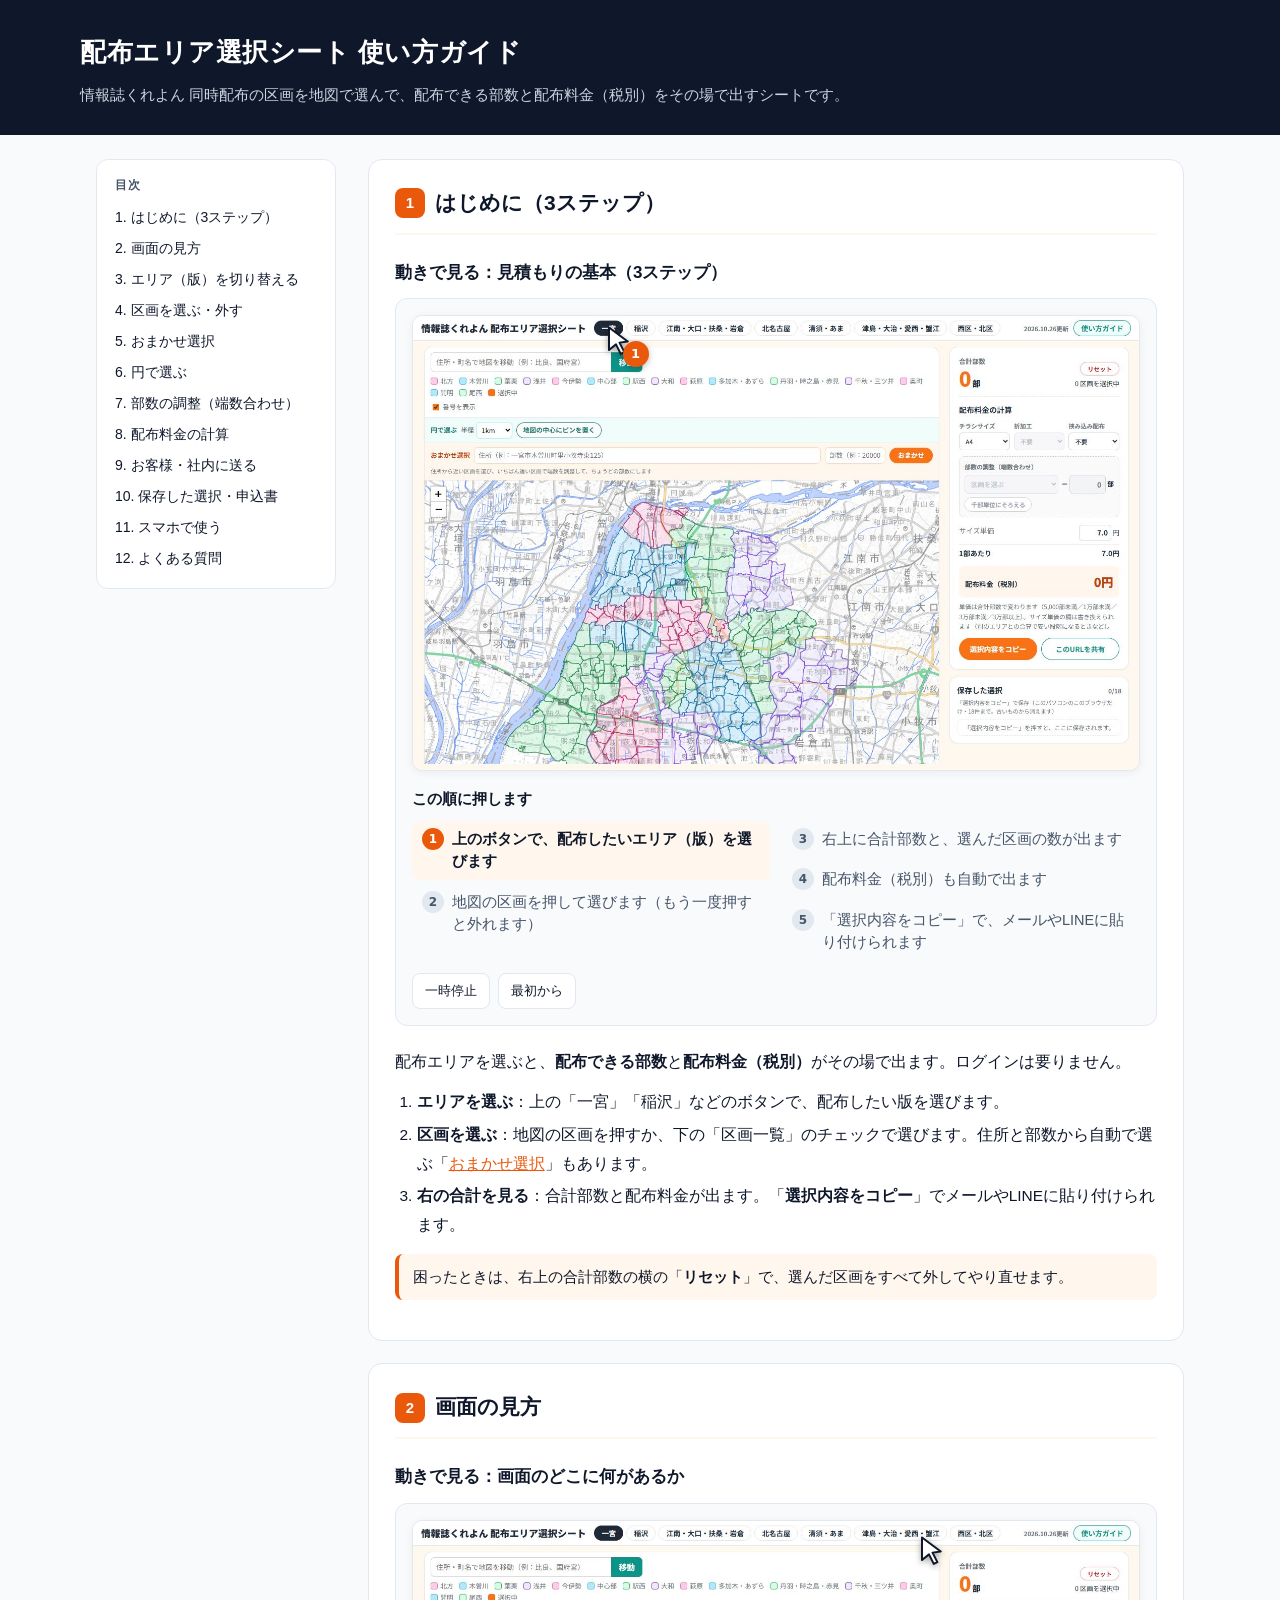
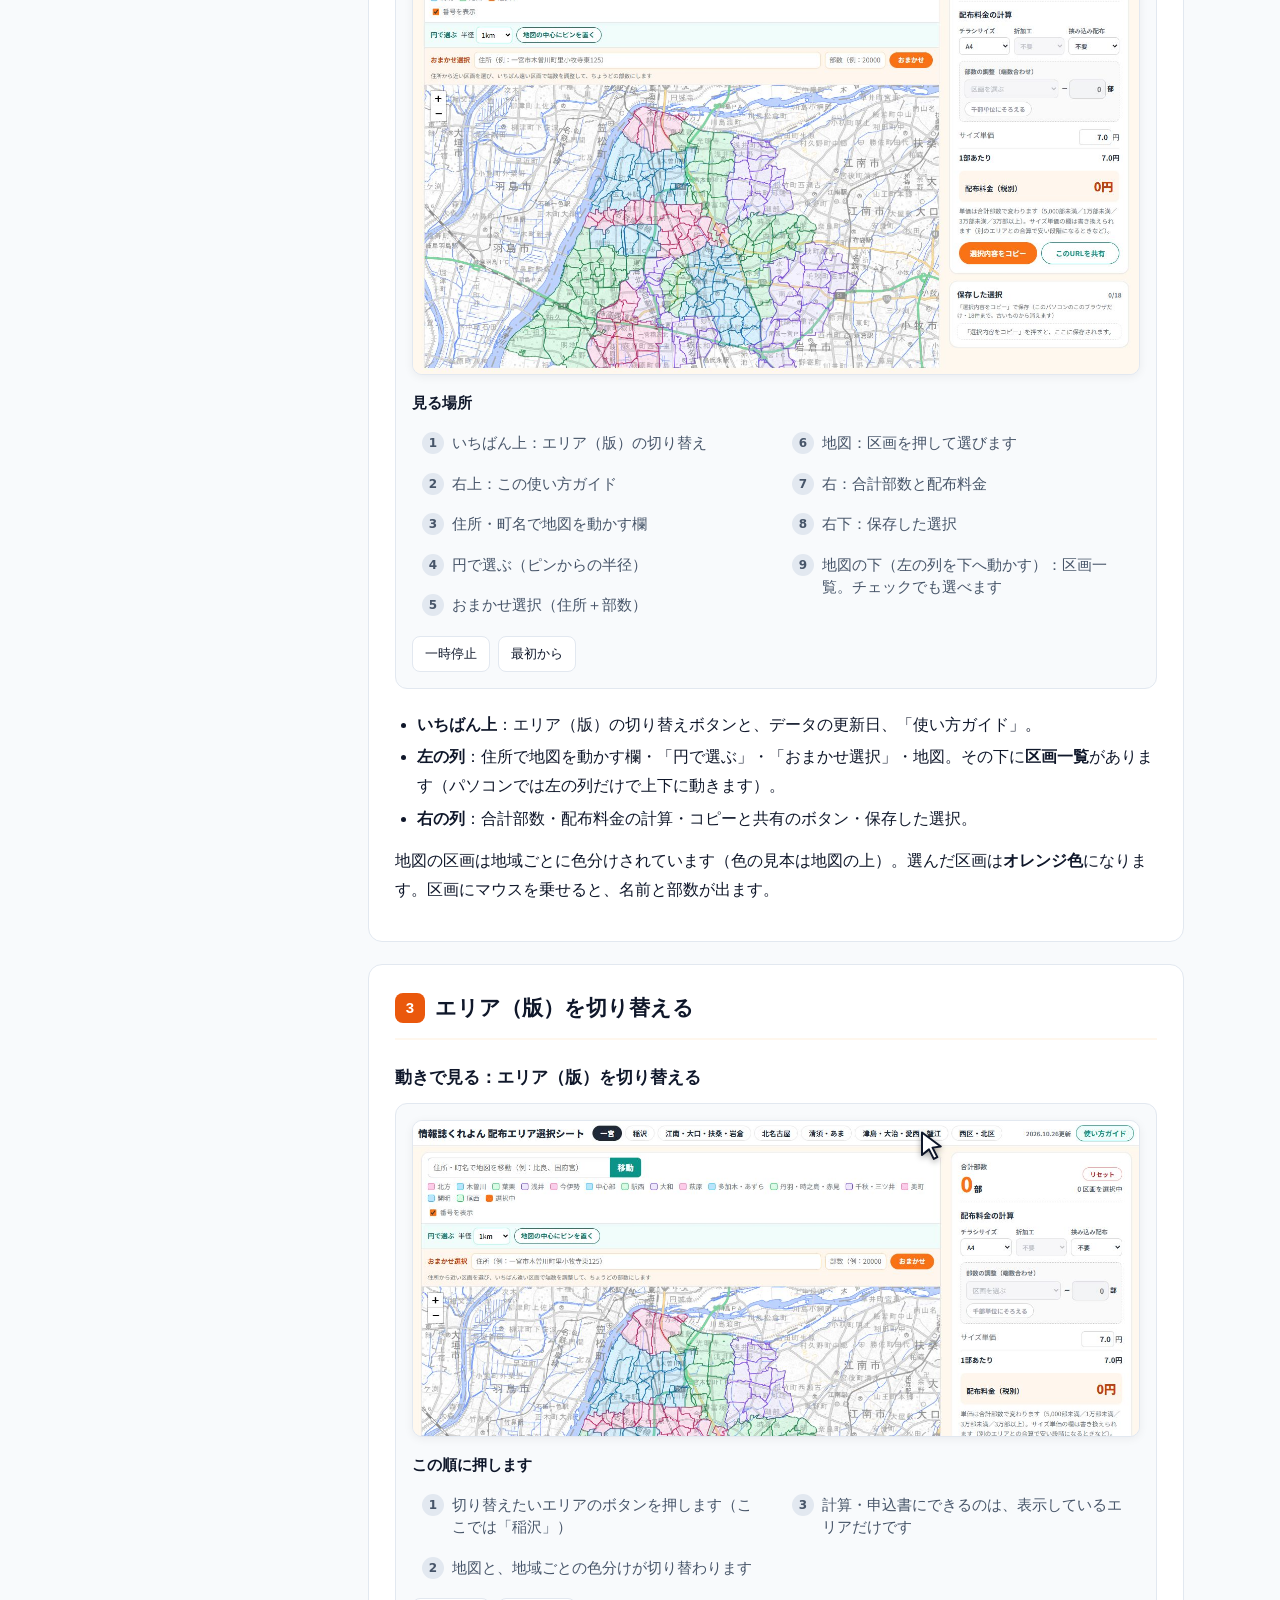
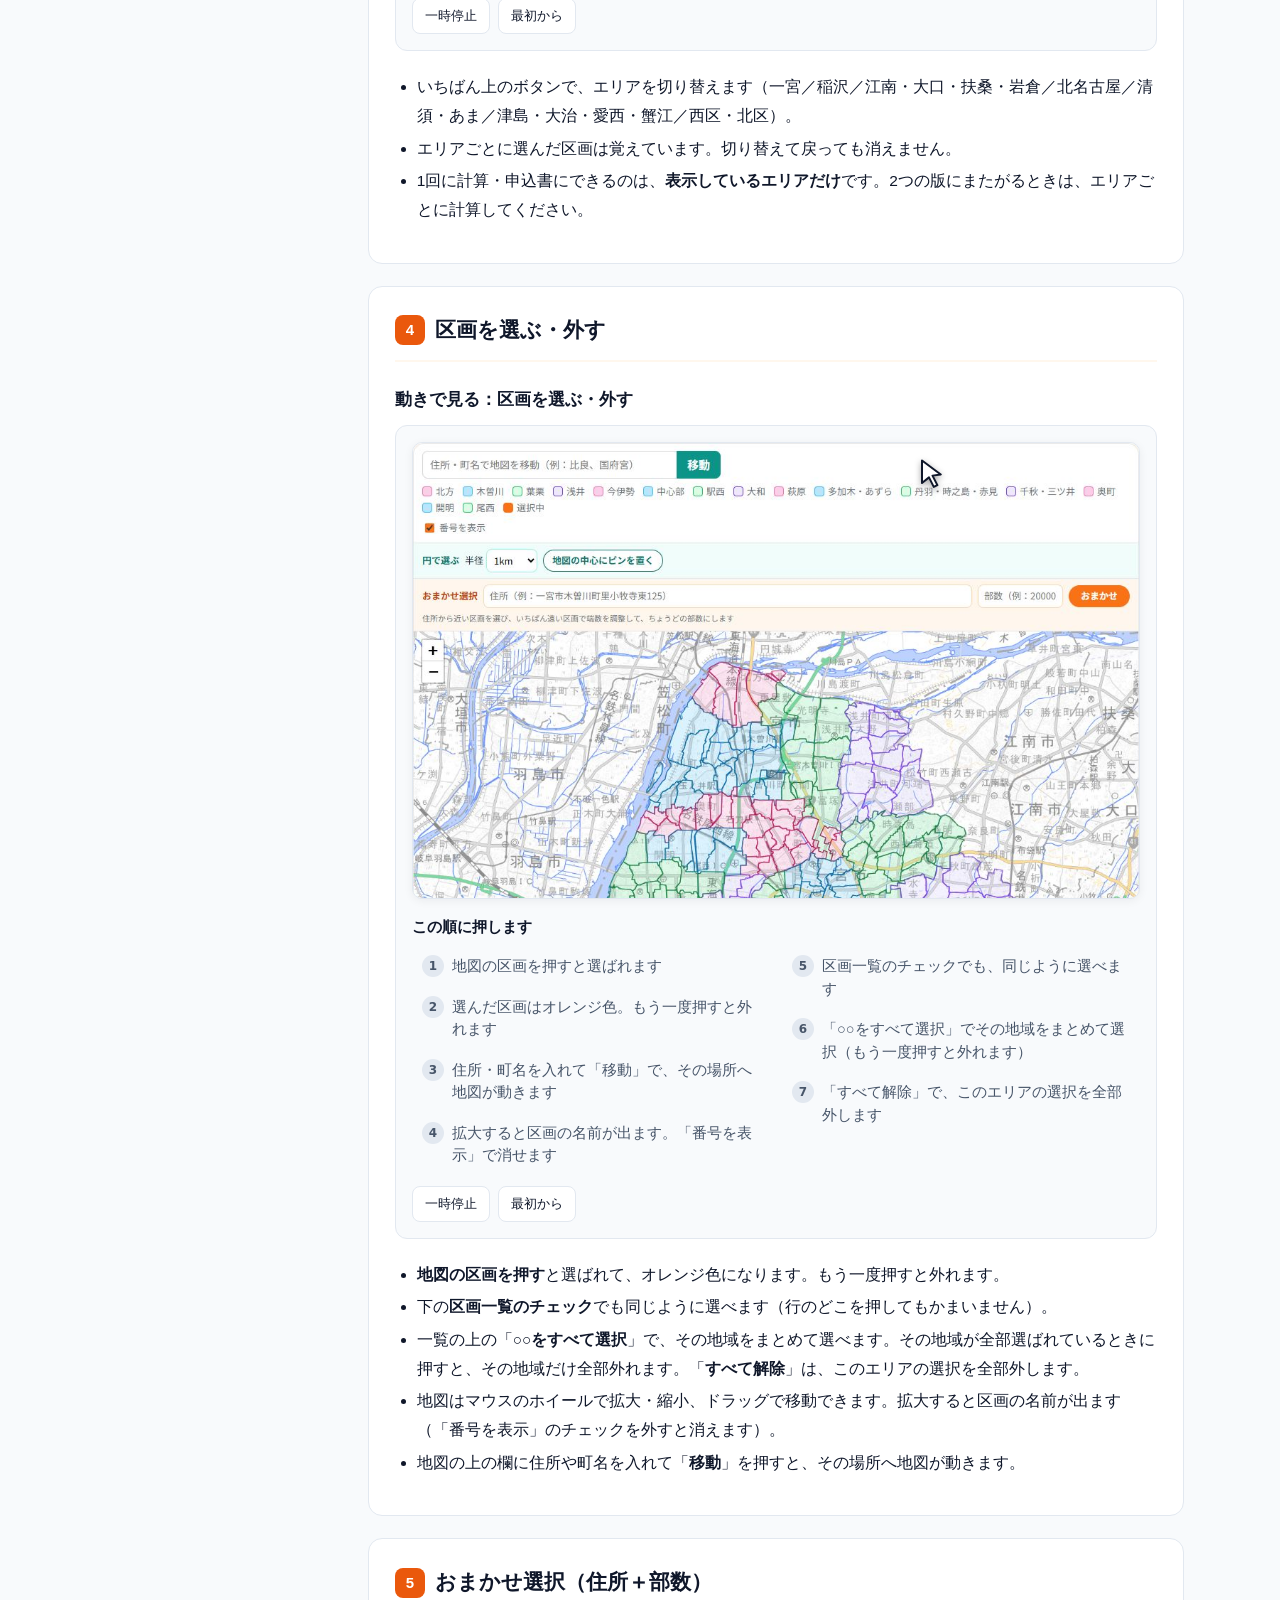
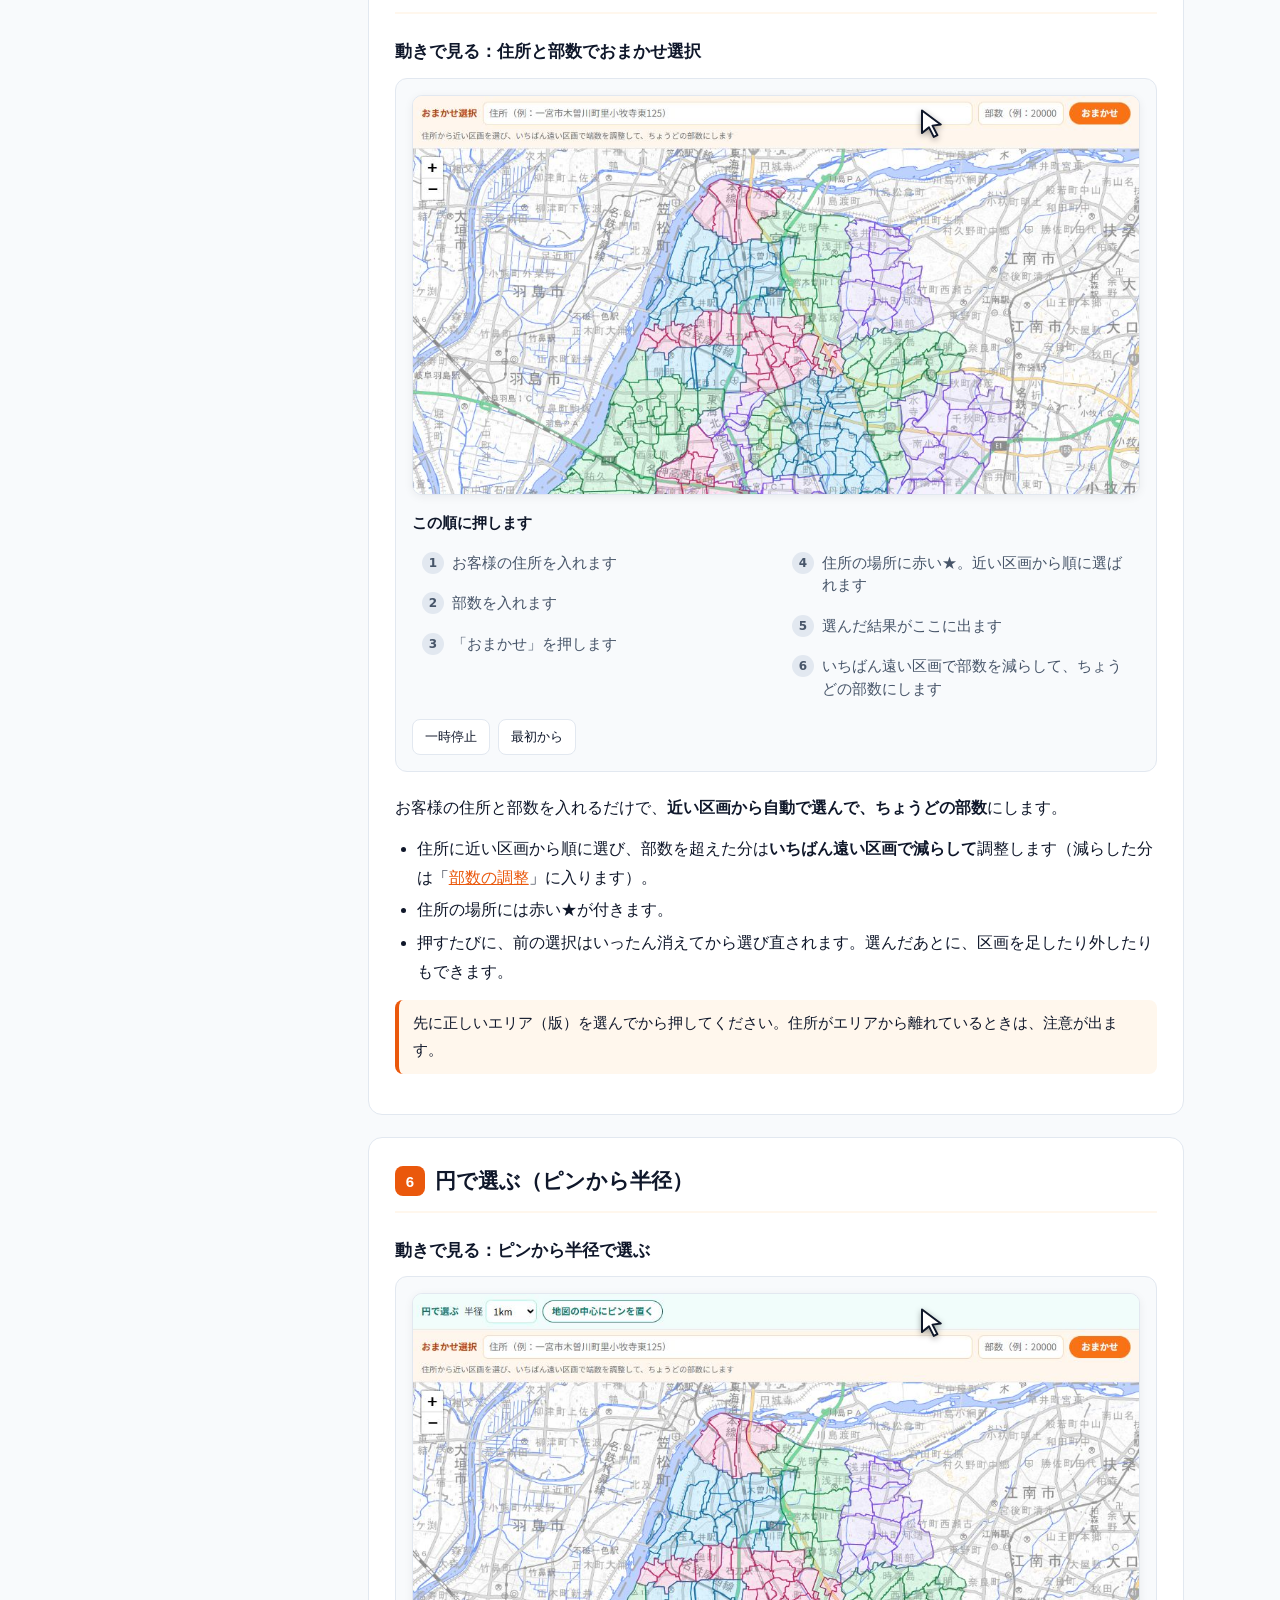
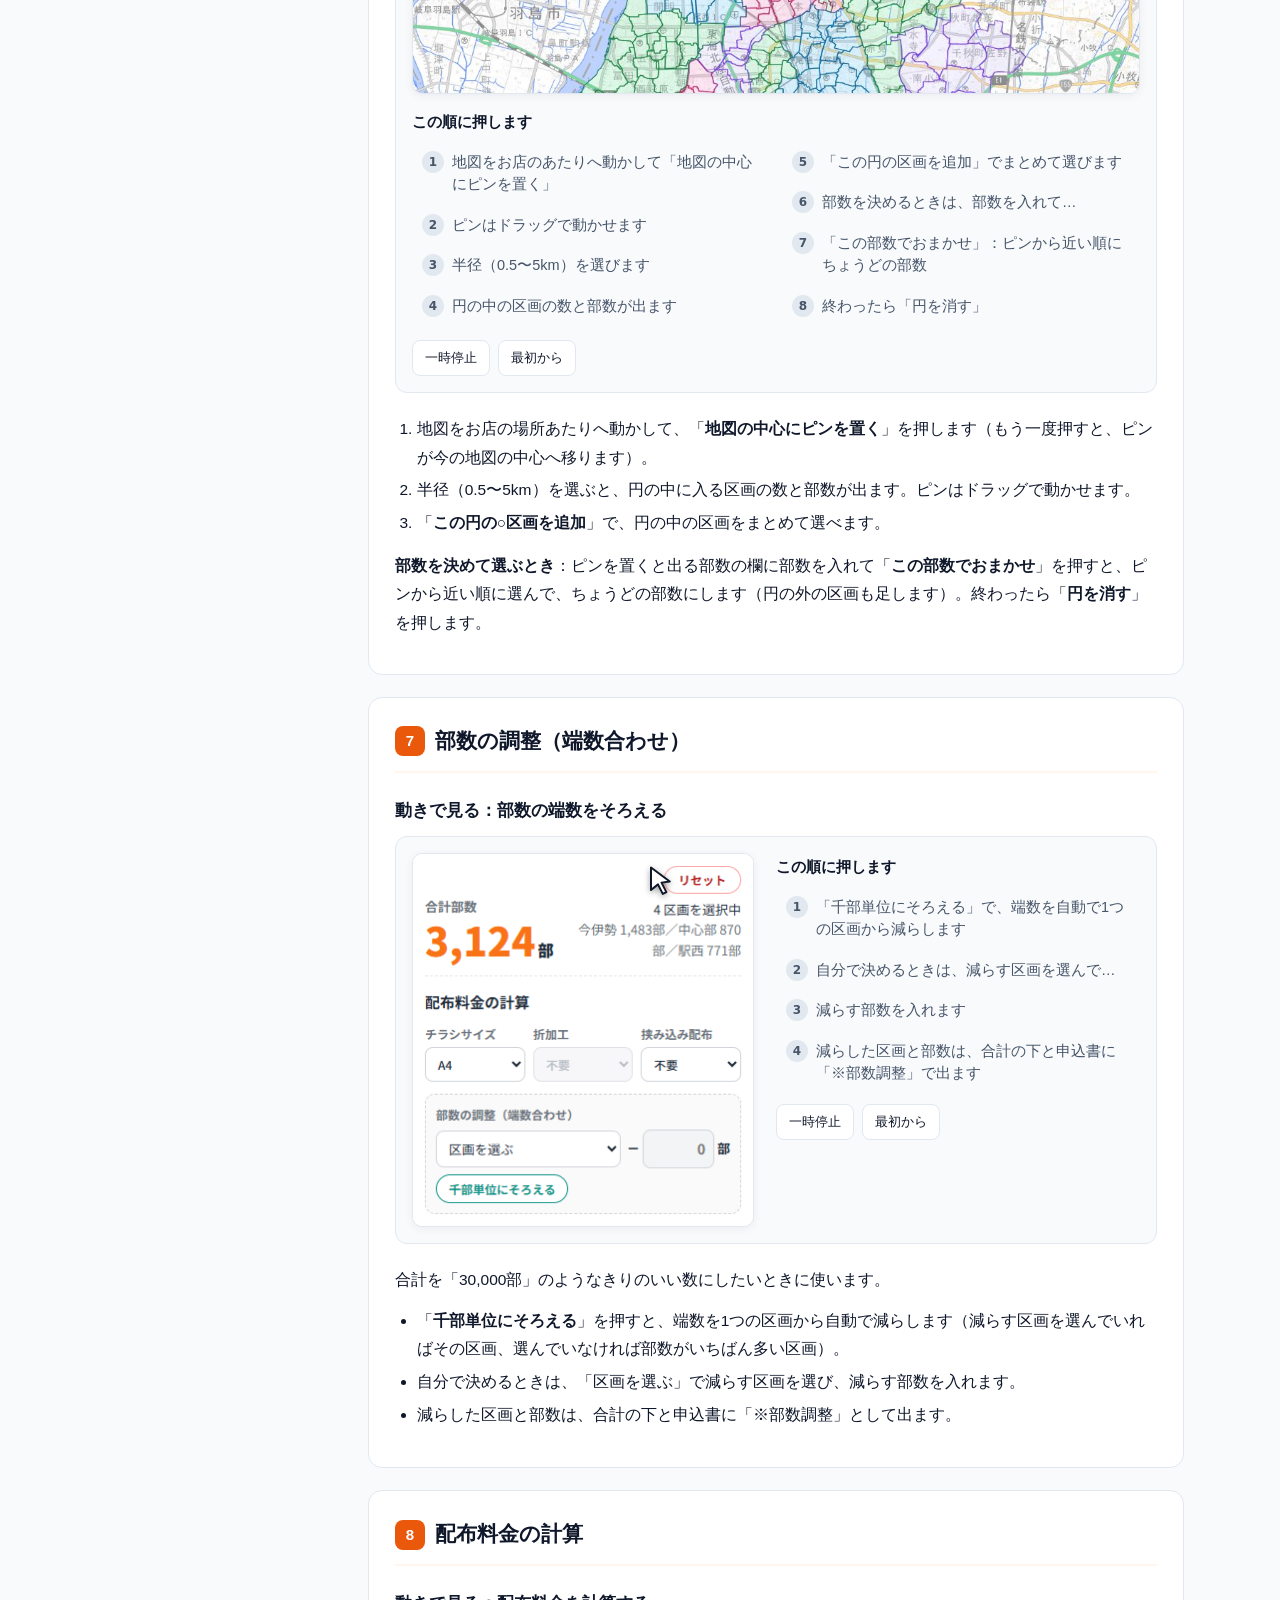
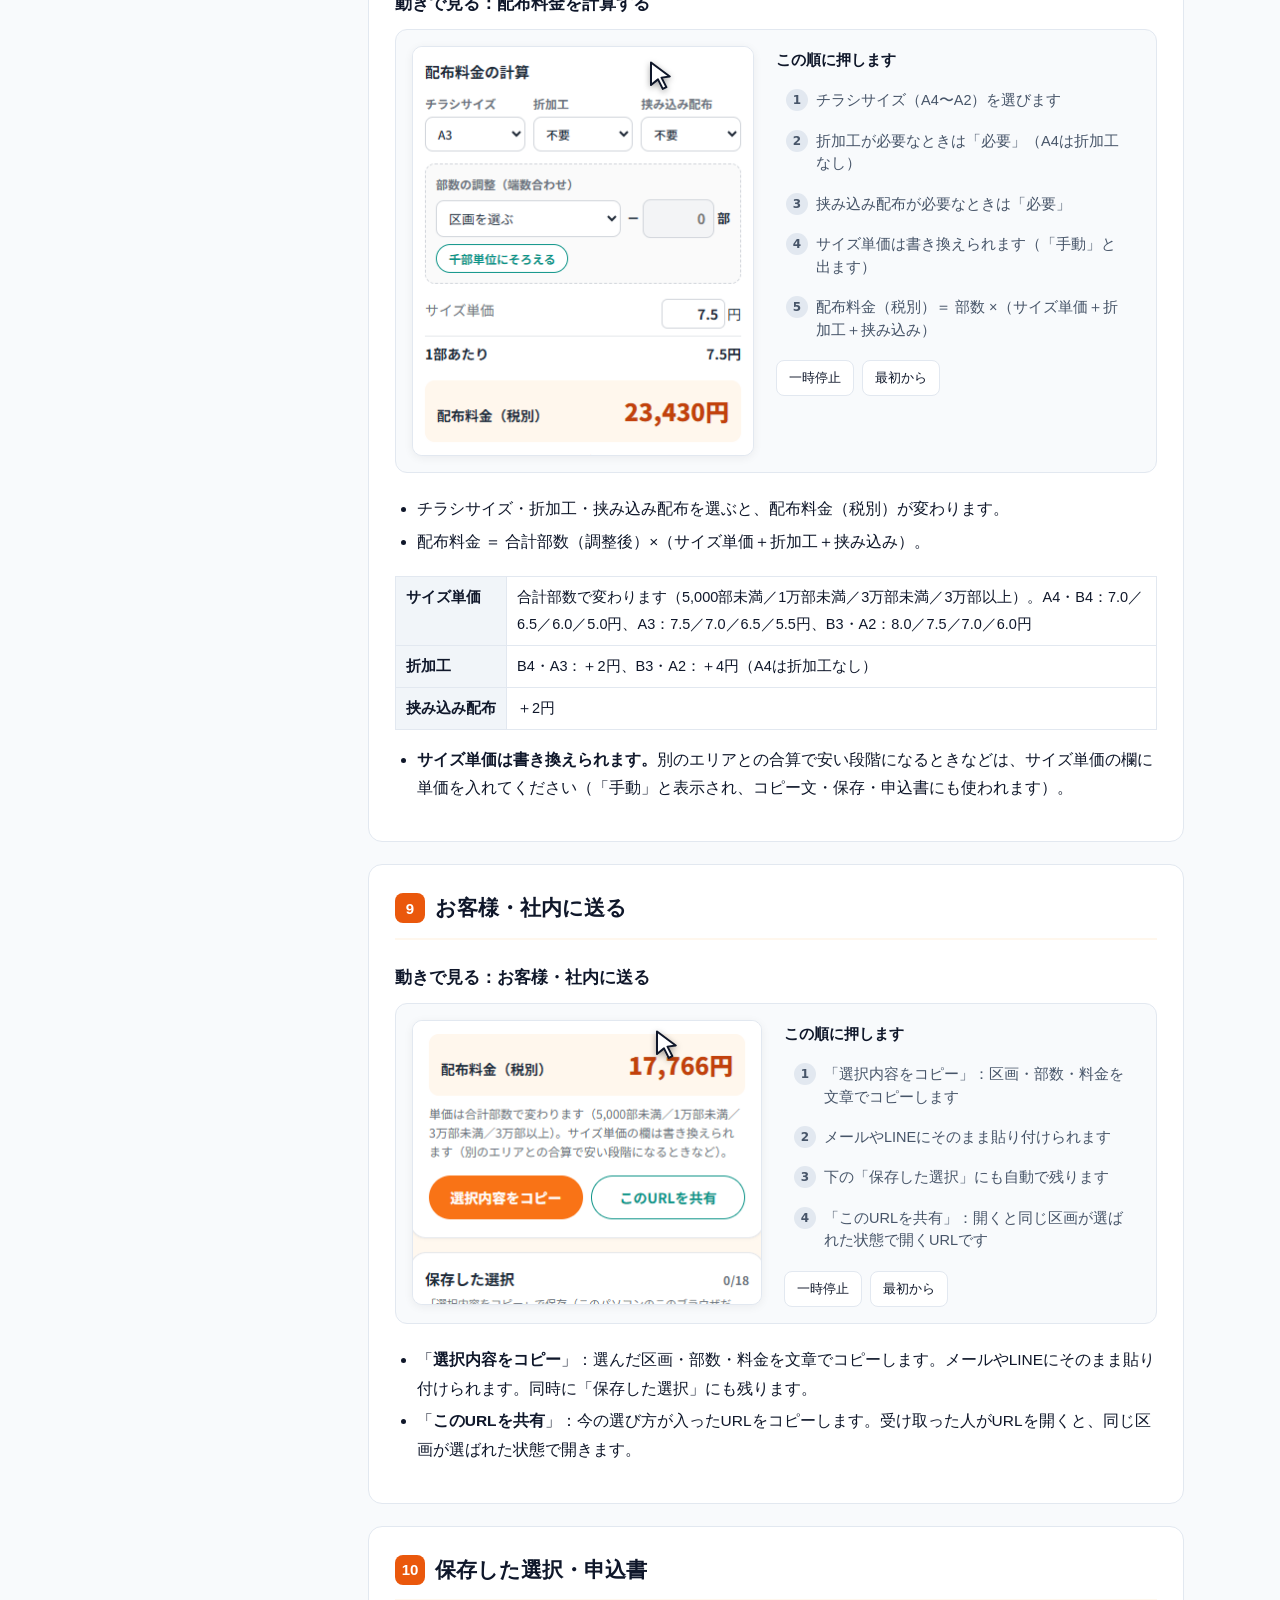
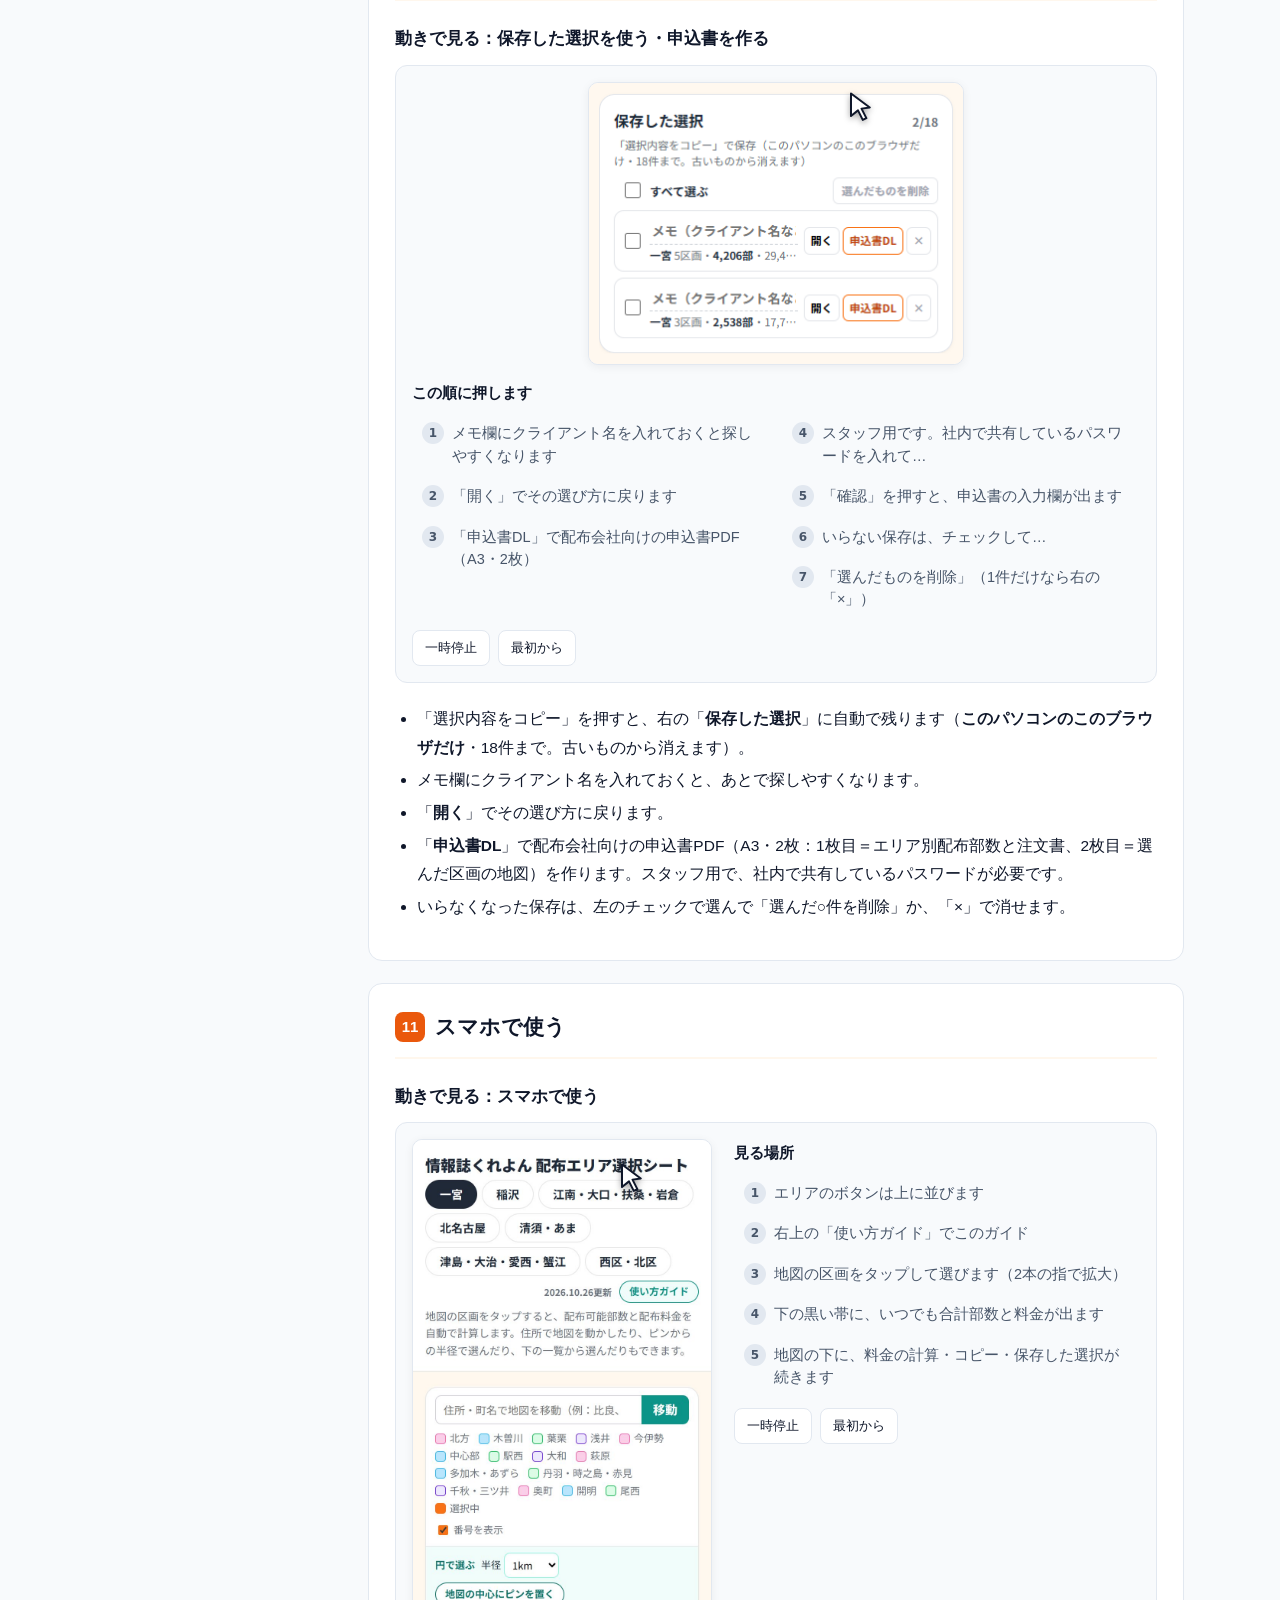
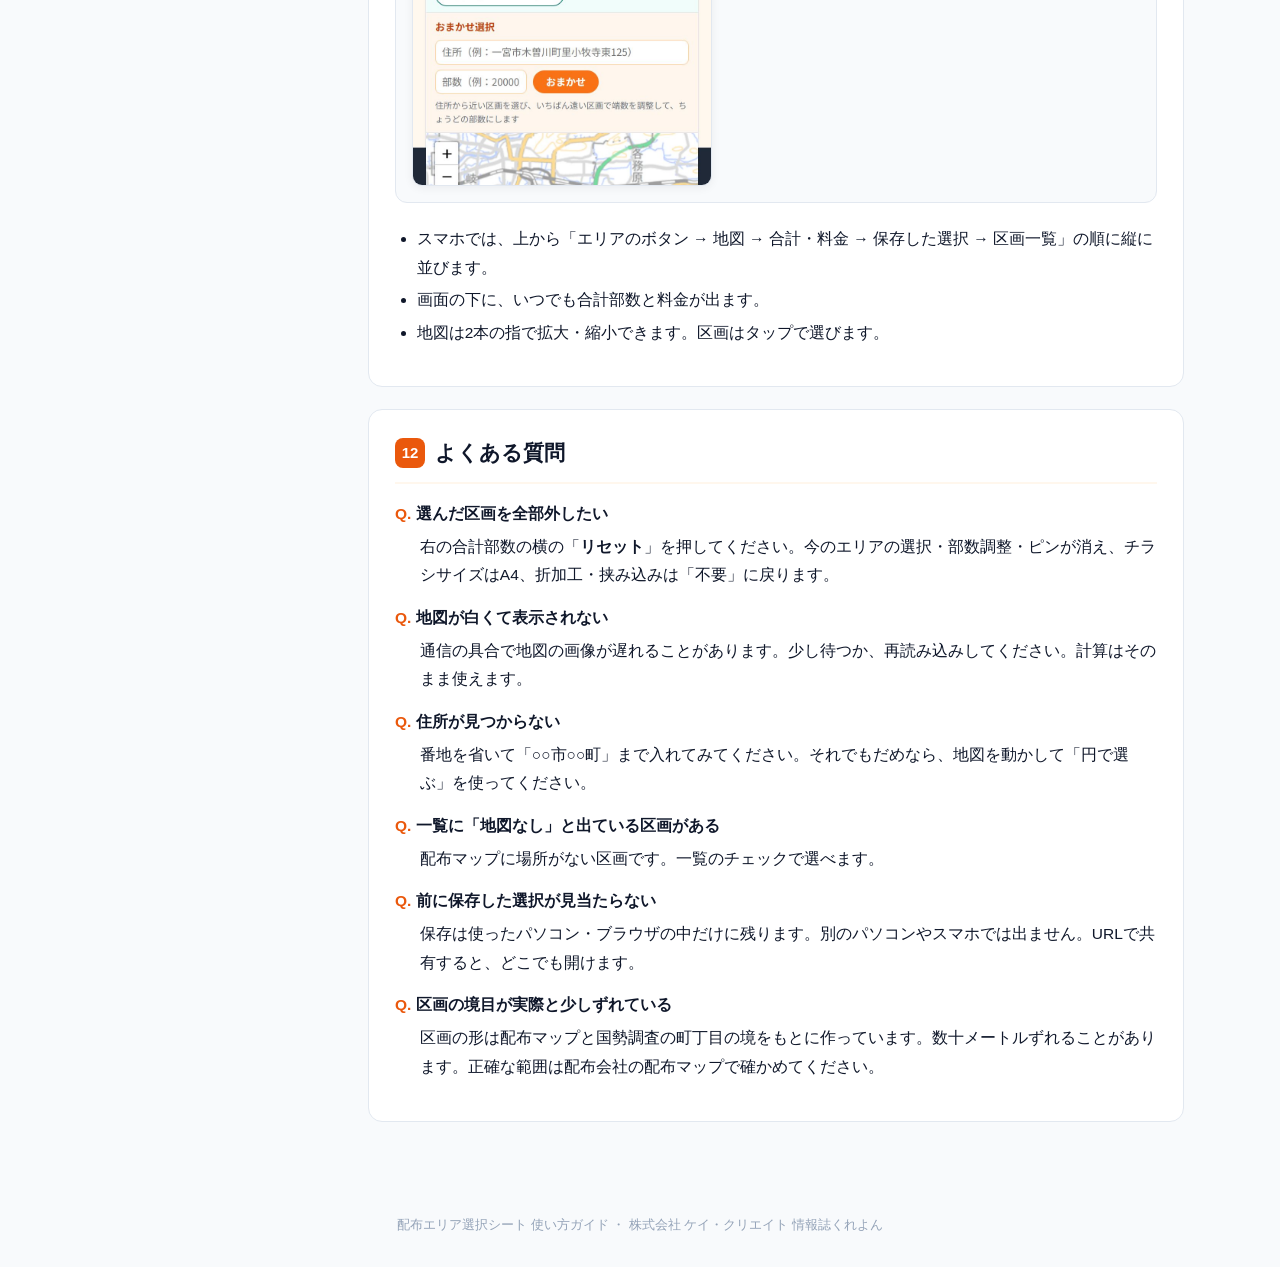
<file: guide/index.html>
<!doctype html>
<html lang="ja">
<head>
<meta charset="utf-8">
<meta name="viewport" content="width=device-width, initial-scale=1">
<meta name="robots" content="noindex">
<title>配布エリア選択シート 使い方ガイド</title>
<style>
  :root { --text: #0f172a; --muted: #475569; --faint: #94a3b8; --line: #e2e8f0; --bg: #f8fafc; --card: #fff; --accent: #ea580c; --accent-weak: #fff7ed; --warn: #fef3c7; --warn-text: #92400e; --side: #0f172a; }
  * { box-sizing: border-box; }
  html { scroll-behavior: smooth; scroll-padding-top: 16px; }
  body { margin: 0; background: var(--bg); color: var(--text); font-family: -apple-system, BlinkMacSystemFont, "Hiragino Sans", "Hiragino Kaku Gothic ProN", "Yu Gothic UI", "Yu Gothic", Meiryo, sans-serif; font-size: 15.5px; line-height: 1.85; -webkit-text-size-adjust: 100%; }
  a { color: var(--accent); }
  header.top { background: var(--side); color: #fff; padding: 28px 16px 26px; }
  header.top .in { max-width: 1120px; margin: 0 auto; }
  header.top h1 { margin: 0 0 6px; font-size: 26px; letter-spacing: .02em; }
  header.top p { margin: 0; color: #cbd5e1; font-size: 14.5px; }
  .wrap { max-width: 1120px; margin: 0 auto; padding: 24px 16px 60px; display: grid; grid-template-columns: 240px minmax(0, 1fr); gap: 32px; align-items: start; }
  nav.toc { position: sticky; top: 16px; background: var(--card); border: 1px solid var(--line); border-radius: 12px; padding: 14px 10px; max-height: calc(100vh - 32px); overflow: auto; }
  nav.toc b { display: block; font-size: 12px; color: var(--muted); padding: 0 8px 6px; letter-spacing: .05em; }
  nav.toc a { display: block; padding: 5px 8px; border-radius: 6px; color: var(--text); text-decoration: none; font-size: 14px; line-height: 1.5; }
  nav.toc a:hover { background: var(--accent-weak); color: var(--accent); }
  nav.toc a small { color: var(--faint); font-size: 11px; margin-left: 4px; }
  main { min-width: 0; }
  section { background: var(--card); border: 1px solid var(--line); border-radius: 14px; padding: 24px 26px; margin-bottom: 22px; }
  h2 { margin: 0 0 14px; font-size: 21px; padding-bottom: 10px; border-bottom: 2px solid var(--accent-weak); display: flex; align-items: center; gap: 10px; flex-wrap: wrap; }
  h2 .no { display: inline-flex; align-items: center; justify-content: center; width: 30px; height: 30px; border-radius: 8px; background: var(--accent); color: #fff; font-size: 15px; flex: none; }
  h3 { margin: 22px 0 8px; font-size: 17px; }
  p { margin: 0 0 12px; }
  ul, ol { margin: 0 0 14px; padding-left: 1.4em; }
  li { margin-bottom: 4px; }
  figure { margin: 14px 0 20px; }
  figure img { display: block; width: 100%; height: auto; border: 1px solid var(--line); border-radius: 10px; background: #fff; box-shadow: 0 2px 10px rgba(15, 23, 42, .06); }
  figure.s img { max-width: 420px; }
  figure.m img { max-width: 620px; }
  figure.xs img { max-width: 280px; }
  figcaption { font-size: 13px; color: var(--muted); margin-top: 6px; }
  .pair { display: flex; gap: 16px; flex-wrap: wrap; align-items: flex-start; }
  .pair figure { flex: 1 1 260px; margin-top: 6px; }
  .note { background: var(--accent-weak); border-left: 4px solid var(--accent); border-radius: 8px; padding: 10px 14px; margin: 12px 0 16px; font-size: 14.5px; }
  .warn { background: var(--warn); border-left: 4px solid #f59e0b; color: var(--warn-text); border-radius: 8px; padding: 10px 14px; margin: 12px 0 16px; font-size: 14.5px; }
  .admin { display: inline-block; font-size: 12px; font-weight: 700; color: #7c2d12; background: #ffedd5; border: 1px solid #fdba74; border-radius: 999px; padding: 1px 10px; line-height: 1.7; }
  .key { display: inline-block; border: 1px solid #cbd5e1; border-bottom-width: 2px; border-radius: 6px; padding: 0 7px; font-size: 13px; background: #fff; line-height: 1.6; white-space: nowrap; }
  table { border-collapse: collapse; width: 100%; margin: 6px 0 16px; font-size: 14.5px; }
  th, td { border: 1px solid var(--line); padding: 7px 10px; text-align: left; vertical-align: top; }
  th { background: #f1f5f9; font-weight: 700; white-space: nowrap; }
  .tbl { overflow-x: auto; }
  .sw { display: inline-block; width: 14px; height: 14px; border-radius: 4px; vertical-align: -2px; margin-right: 6px; border: 1px solid rgba(0,0,0,.08); }
  .faq dt { font-weight: 700; margin-top: 14px; }
  .faq dt::before { content: "Q. "; color: var(--accent); }
  .faq dd { margin: 4px 0 0; padding-left: 1.6em; }
  .back { display: inline-block; margin-top: 4px; font-size: 13px; }
  footer { text-align: center; color: var(--faint); font-size: 12.5px; padding: 10px 16px 30px; }

  /* demo-css:start */
  /* 動きで見る（ポインターが次に押す場所へ動く）: guide/build-demos.js が index.html に入れる。ここを直したら build-demos.js を実行 */
  .demo { display: flex; gap: 22px; align-items: flex-start; flex-wrap: wrap; margin: 10px 0 22px; padding: 16px; background: #f8fafc; border: 1px solid var(--line); border-radius: 12px; }
  .demo.wide { display: block; }
  .demo .stage { position: relative; flex: 0 0 auto; max-width: 100%; }
  .demo.wide .stage { margin: 0 auto; }
  .demo .stage img { display: block; width: 100%; height: auto; border: 1px solid var(--line); border-radius: 10px; background: #fff; box-shadow: 0 2px 10px rgba(15, 23, 42, .06); transition: opacity .18s; }
  .demo .stage img.fade { opacity: 0; }
  .demo .ptr { position: absolute; left: 50%; top: 50%; width: 30px; height: 30px; margin: -2.5px 0 0 -5px; pointer-events: none; z-index: 5; transition: left .9s cubic-bezier(.45,.05,.3,1), top .9s cubic-bezier(.45,.05,.3,1), transform .15s, opacity .2s; filter: drop-shadow(0 2px 3px rgba(0,0,0,.35)); }
  .demo .ptr svg { display: block; }
  .demo .ptr.press { transform: scale(.82); }
  .demo .ptr.drag { transition-duration: 1.1s; }
  .demo .ring { position: absolute; width: 44px; height: 44px; margin: -22px 0 0 -22px; border-radius: 50%; border: 3px solid var(--accent); opacity: 0; pointer-events: none; z-index: 3; }
  .demo .ring.go { animation: demoRing .7s ease-out; }
  @keyframes demoRing { from { transform: scale(.3); opacity: .9; } to { transform: scale(1.3); opacity: 0; } }
  .demo .hl { position: absolute; z-index: 2; border: 3px solid var(--accent); border-radius: 8px; background: rgba(234, 88, 12, .10); box-shadow: 0 0 0 4px rgba(13, 148, 136, .18); pointer-events: none; opacity: 0; transition: left .6s, top .6s, width .6s, height .6s, opacity .25s; }
  .demo .hl.on { opacity: 1; }
  .demo .badge { position: absolute; z-index: 6; min-width: 26px; height: 26px; padding: 0 7px; border-radius: 13px; background: var(--accent); color: #fff; font: 700 13px/26px system-ui, sans-serif; text-align: center; box-shadow: 0 2px 6px rgba(0,0,0,.25); transform: translate(14px, 14px); transition: left .9s cubic-bezier(.45,.05,.3,1), top .9s cubic-bezier(.45,.05,.3,1), opacity .2s; pointer-events: none; }
  .demo .typing { position: absolute; z-index: 4; max-width: 92%; padding: 5px 10px; border-radius: 8px; background: #0f172a; color: #fff; font: 600 13px/1.5 system-ui, sans-serif; white-space: nowrap; overflow: hidden; text-overflow: ellipsis; box-shadow: 0 3px 10px rgba(0,0,0,.25); pointer-events: none; opacity: 0; transition: opacity .2s; }
  .demo .typing.on { opacity: 1; }
  .demo .typing::before { content: "⌨ "; opacity: .8; }
  .demo .typing::after { content: ""; display: inline-block; width: 2px; height: 1em; margin-left: 2px; background: #5eead4; vertical-align: -2px; animation: demoCaret .8s steps(1) infinite; }
  @keyframes demoCaret { 50% { opacity: 0; } }
  .demo.instant .ptr, .demo.instant .badge, .demo.instant .hl, .demo.instant .stage img { transition: none !important; }
  .demo .side { flex: 1 1 240px; min-width: 0; }
  .demo.wide .side { margin-top: 14px; }
  .demo .side h4 { margin: 0 0 8px; font-size: 15px; }
  .demo ol.steps { margin: 0 0 12px; padding: 0; list-style: none; counter-reset: st; }
  .demo.wide ol.steps { columns: 2; column-gap: 12px; }
  .demo ol.steps li { counter-increment: st; position: relative; padding: 7px 10px 7px 40px; margin: 0 0 4px; border-radius: 8px; color: var(--muted); transition: background .3s, color .3s; font-size: 14.5px; line-height: 1.55; break-inside: avoid; cursor: pointer; }
  .demo ol.steps li::before { content: counter(st); position: absolute; left: 10px; top: 7px; width: 22px; height: 22px; border-radius: 50%; background: #e2e8f0; color: var(--muted); font: 700 12px/22px system-ui, sans-serif; text-align: center; transition: background .3s, color .3s; }
  .demo ol.steps li.on { background: var(--accent-weak); color: var(--text); font-weight: 700; }
  .demo ol.steps li.on::before { background: var(--accent); color: #fff; }
  .demo ol.steps li.done::before { background: #99f6e4; color: #115e59; }
  .demo .ctl { display: flex; gap: 8px; }
  .demo .ctl button { font: inherit; font-size: 13px; border: 1px solid var(--line); background: #fff; border-radius: 8px; padding: 5px 12px; cursor: pointer; color: var(--text); }
  .demo .ctl button:hover { border-color: var(--accent); color: var(--accent); }
  .demo .now { display: none; flex: 1 1 100%; margin-top: -12px; padding: 8px 10px; border-radius: 8px; background: var(--accent-weak); border-left: 4px solid var(--accent); font-size: 14px; font-weight: 700; line-height: 1.5; min-height: 2.6em; }
  .demo.wide .now { margin-top: 8px; }
  @media (max-width: 860px) { .demo .now { display: block; } .demo.wide ol.steps { columns: 1; } } /* スマホ: 手順の一覧は写真の下なので、今の手順を写真のすぐ下にも出す */
  @media (max-width: 860px) { .demo { padding: 10px; gap: 14px; } }
  @media (prefers-reduced-motion: reduce) { .demo .ptr, .demo .badge, .demo .hl { transition: none; } .demo .ring.go { animation: none; } }
  /* demo-css:end */
  @media (max-width: 860px) {
    .wrap { grid-template-columns: minmax(0, 1fr); gap: 16px; padding-top: 16px; }
    nav.toc { position: static; max-height: none; columns: 2; column-gap: 8px; }
    nav.toc b { column-span: all; }
    nav.toc a { break-inside: avoid; }
    section { padding: 18px 16px; border-radius: 12px; }
    header.top h1 { font-size: 22px; }
    h2 { font-size: 19px; }
    body { font-size: 15px; }
  }
  @media (max-width: 420px) { nav.toc { columns: 1; } }
</style>
</head>
<body>
<header class="top"><div class="in">
  <h1>配布エリア選択シート 使い方ガイド</h1>
  <p>情報誌くれよん 同時配布の区画を地図で選んで、配布できる部数と配布料金（税別）をその場で出すシートです。</p>
</div></header>

<div class="wrap">
<nav class="toc" aria-label="目次">
  <b>目次</b>
  <a href="#start">1. はじめに（3ステップ）</a>
  <a href="#screen">2. 画面の見方</a>
  <a href="#area">3. エリア（版）を切り替える</a>
  <a href="#pick">4. 区画を選ぶ・外す</a>
  <a href="#omakase">5. おまかせ選択</a>
  <a href="#circle">6. 円で選ぶ</a>
  <a href="#adjust">7. 部数の調整（端数合わせ）</a>
  <a href="#fee">8. 配布料金の計算</a>
  <a href="#share">9. お客様・社内に送る</a>
  <a href="#saved">10. 保存した選択・申込書</a>
  <a href="#mobile">11. スマホで使う</a>
  <a href="#faq">12. よくある質問</a>
</nav>

<main>

<section id="start">
  <h2><span class="no">1</span>はじめに（3ステップ）</h2>
<!-- demo:start -->
  <h3>動きで見る：見積もりの基本（3ステップ）</h3>
  <div class="demo" data-demo="start">
    <div class="stage" style="width:1000px"><img src="img/demo-start-1.jpg" alt="配布エリア選択シートの画面" width="1440" height="900" loading="lazy"></div>
    <div class="side"><h4>この順に押します</h4><ol class="steps"></ol><div class="ctl"><button type="button" data-act="pause">一時停止</button><button type="button" data-act="again">最初から</button></div></div>
    <script type="application/json">{"images":[{"src":"img/demo-start-1.jpg","w":1440,"h":900,"dw":1000,"alt":"配布エリア選択シートの画面"},{"src":"img/demo-start-2.jpg","w":1440,"h":900,"dw":1000,"alt":"区画を選んだところ"}],"steps":[{"img":0,"x":27,"y":2.7,"t":"上のボタンで、配布したいエリア（版）を選びます","box":{"x":25,"y":1,"w":4,"h":3.4}},{"img":0,"x":36,"y":69,"t":"地図の区画を押して選びます（もう一度押すと外れます）","box":{"x":36,"y":68.8,"w":0.1,"h":0.2},"more":[{"x":38.3,"y":83.6},{"x":38.5,"y":80.9}]},{"img":1,"x":86.3,"y":15.1,"t":"右上に合計部数と、選んだ区画の数が出ます","box":{"x":75.2,"y":8.9,"w":22.1,"h":12.3},"look":{"x":74.9,"y":8.5,"w":22.6,"h":13.2}},{"img":1,"x":86.3,"y":62,"t":"配布料金（税別）も自動で出ます","box":{"x":75.2,"y":58.5,"w":22.1,"h":6.9},"look":{"x":74.9,"y":58.1,"w":22.6,"h":7.8}},{"img":1,"x":80.6,"y":76.8,"t":"「選択内容をコピー」で、メールやLINEに貼り付けられます","box":{"x":75.2,"y":74.3,"w":10.8,"h":4.9}}]}</script>
  </div>
<!-- /demo:start -->
  <p>配布エリアを選ぶと、<b>配布できる部数</b>と<b>配布料金（税別）</b>がその場で出ます。ログインは要りません。</p>
  <ol>
    <li><b>エリアを選ぶ</b>：上の「一宮」「稲沢」などのボタンで、配布したい版を選びます。</li>
    <li><b>区画を選ぶ</b>：地図の区画を押すか、下の「区画一覧」のチェックで選びます。住所と部数から自動で選ぶ「<a href="#omakase">おまかせ選択</a>」もあります。</li>
    <li><b>右の合計を見る</b>：合計部数と配布料金が出ます。「<b>選択内容をコピー</b>」でメールやLINEに貼り付けられます。</li>
  </ol>
  <div class="note">困ったときは、右上の合計部数の横の「<b>リセット</b>」で、選んだ区画をすべて外してやり直せます。</div>
</section>

<section id="screen">
  <h2><span class="no">2</span>画面の見方</h2>
<!-- demo:screen -->
  <h3>動きで見る：画面のどこに何があるか</h3>
  <div class="demo" data-demo="screen">
    <div class="stage" style="width:1000px"><img src="img/demo-screen-1.jpg" alt="画面全体" width="1440" height="900" loading="lazy"></div>
    <div class="side"><h4>見る場所</h4><ol class="steps"></ol><div class="ctl"><button type="button" data-act="pause">一時停止</button><button type="button" data-act="again">最初から</button></div></div>
    <script type="application/json">{"images":[{"src":"img/demo-screen-1.jpg","w":1440,"h":900,"dw":1000,"alt":"画面全体"},{"src":"img/demo-screen-2.jpg","w":1008,"h":832,"dw":1008,"alt":"区画一覧"}],"steps":[{"img":0,"x":52.9,"y":2.7,"t":"いちばん上：エリア（版）の切り替え","box":{"x":25,"y":1,"w":56,"h":3.4},"look":{"x":24.7,"y":0.6,"w":56.5,"h":4.3}},{"img":0,"x":94.9,"y":2.7,"t":"右上：この使い方ガイド","box":{"x":91,"y":0.9,"w":7.9,"h":3.6},"look":{"x":90.7,"y":0.4,"w":8.5,"h":4.5}},{"img":0,"x":17,"y":10.2,"t":"住所・町名で地図を動かす欄","box":{"x":2.4,"y":8,"w":29.2,"h":4.3},"look":{"x":2.2,"y":7.6,"w":29.7,"h":5.2}},{"img":0,"x":37,"y":25.2,"t":"円で選ぶ（ピンからの半径）","box":{"x":1.6,"y":22.5,"w":70.8,"h":5.6},"look":{"x":1.6,"y":22.5,"w":70.8,"h":5.6}},{"img":0,"x":37,"y":32.1,"t":"おまかせ選択（住所＋部数）","box":{"x":1.6,"y":28,"w":70.8,"h":8.2},"look":{"x":1.6,"y":28,"w":70.8,"h":8.2}},{"img":0,"x":37,"y":74.5,"t":"地図：区画を押して選びます","box":{"x":1.6,"y":36.2,"w":70.8,"h":76.7},"look":{"x":2,"y":36.8,"w":70,"h":75.3}},{"img":0,"x":86.3,"y":42.4,"t":"右：合計部数と配布料金","box":{"x":73.9,"y":6.8,"w":24.7,"h":71.1},"look":{"x":73.6,"y":6.4,"w":25.3,"h":72}},{"img":0,"x":86.3,"y":86.8,"t":"右下：保存した選択","box":{"x":73.9,"y":79.5,"w":24.7,"h":14.7},"look":{"x":73.6,"y":79,"w":25.3,"h":15.6}},{"img":1,"x":50,"y":10.5,"t":"地図の下（左の列を下へ動かす）：区画一覧。チェックでも選べます","box":{"x":1.2,"y":1.5,"w":97.6,"h":17.9},"look":{"x":0.8,"y":1,"w":98.4,"h":18.9}}]}</script>
  </div>
<!-- /demo:screen -->
  <ul>
    <li><b>いちばん上</b>：エリア（版）の切り替えボタンと、データの更新日、「使い方ガイド」。</li>
    <li><b>左の列</b>：住所で地図を動かす欄・「円で選ぶ」・「おまかせ選択」・地図。その下に<b>区画一覧</b>があります（パソコンでは左の列だけで上下に動きます）。</li>
    <li><b>右の列</b>：合計部数・配布料金の計算・コピーと共有のボタン・保存した選択。</li>
  </ul>
  <p>地図の区画は地域ごとに色分けされています（色の見本は地図の上）。選んだ区画は<b>オレンジ色</b>になります。区画にマウスを乗せると、名前と部数が出ます。</p>
</section>

<section id="area">
  <h2><span class="no">3</span>エリア（版）を切り替える</h2>
<!-- demo:area -->
  <h3>動きで見る：エリア（版）を切り替える</h3>
  <div class="demo" data-demo="area">
    <div class="stage" style="width:900px"><img src="img/demo-area-1.jpg" alt="一宮の地図" width="1428" height="620" loading="lazy"></div>
    <div class="side"><h4>この順に押します</h4><ol class="steps"></ol><div class="ctl"><button type="button" data-act="pause">一時停止</button><button type="button" data-act="again">最初から</button></div></div>
    <script type="application/json">{"images":[{"src":"img/demo-area-1.jpg","w":1428,"h":620,"dw":900,"alt":"一宮の地図"},{"src":"img/demo-area-2.jpg","w":1428,"h":620,"dw":900,"alt":"稲沢の地図"}],"steps":[{"img":0,"x":31.3,"y":3.9,"t":"切り替えたいエリアのボタンを押します（ここでは「稲沢」）","box":{"x":29.2,"y":1.5,"w":4.1,"h":4.9}},{"img":1,"x":48.5,"y":14.8,"t":"地図と、地域ごとの色分けが切り替わります","box":{"x":38,"y":13.1,"w":20.9,"h":3.4},"look":{"x":37.8,"y":12.4,"w":21.5,"h":4.6}},{"img":1,"x":36.9,"y":65.4,"t":"計算・申込書にできるのは、表示しているエリアだけです","box":{"x":1.2,"y":39.5,"w":71.4,"h":111.3},"look":{"x":1.6,"y":40.5,"w":70.6,"h":109.4}}]}</script>
  </div>
<!-- /demo:area -->
  <ul>
    <li>いちばん上のボタンで、エリアを切り替えます（一宮／稲沢／江南・大口・扶桑・岩倉／北名古屋／清須・あま／津島・大治・愛西・蟹江／西区・北区）。</li>
    <li>エリアごとに選んだ区画は覚えています。切り替えて戻っても消えません。</li>
    <li>1回に計算・申込書にできるのは、<b>表示しているエリアだけ</b>です。2つの版にまたがるときは、エリアごとに計算してください。</li>
  </ul>
</section>

<section id="pick">
  <h2><span class="no">4</span>区画を選ぶ・外す</h2>
<!-- demo:pick -->
  <h3>動きで見る：区画を選ぶ・外す</h3>
  <div class="demo" data-demo="pick">
    <div class="stage" style="width:900px"><img src="img/demo-pick-1.jpg" alt="地図" width="1022" height="640" loading="lazy"></div>
    <div class="side"><h4>この順に押します</h4><ol class="steps"></ol><div class="ctl"><button type="button" data-act="pause">一時停止</button><button type="button" data-act="again">最初から</button></div></div>
    <script type="application/json">{"images":[{"src":"img/demo-pick-1.jpg","w":1022,"h":640,"dw":900,"alt":"地図"},{"src":"img/demo-pick-2.jpg","w":1022,"h":640,"dw":900,"alt":"区画を選んだ地図"},{"src":"img/demo-pick-3.jpg","w":1008,"h":832,"dw":1008,"alt":"区画一覧"}],"steps":[{"img":0,"x":48.6,"y":87.4,"t":"地図の区画を押すと選ばれます","box":{"x":48.5,"y":87.3,"w":0.2,"h":0.3},"more":[{"x":51.8,"y":108}]},{"img":1,"x":48.6,"y":87.4,"t":"選んだ区画はオレンジ色。もう一度押すと外れます","box":{"x":48.5,"y":87.3,"w":0.2,"h":0.3},"look":{"x":47.2,"y":85.1,"w":2.9,"h":4.7}},{"img":1,"x":9.1,"y":4.8,"t":"住所・町名を入れて「移動」で、その場所へ地図が動きます","box":{"x":1.3,"y":1.8,"w":35,"h":6},"type":"国府宮"},{"img":1,"x":5.6,"y":18.7,"t":"拡大すると区画の名前が出ます。「番号を表示」で消せます","box":{"x":1.3,"y":17.1,"w":8.7,"h":3.2}},{"img":2,"x":2.9,"y":29.7,"t":"区画一覧のチェックでも、同じように選べます","box":{"x":2.1,"y":28.7,"w":1.6,"h":1.9}},{"img":2,"x":7.6,"y":8.1,"t":"「○○をすべて選択」でその地域をまとめて選択（もう一度押すと外れます）","box":{"x":1.2,"y":6.2,"w":12.8,"h":3.9}},{"img":2,"x":45.7,"y":17.5,"t":"「すべて解除」で、このエリアの選択を全部外します","box":{"x":41.2,"y":15.5,"w":8.9,"h":3.9}}]}</script>
  </div>
<!-- /demo:pick -->
  <ul>
    <li><b>地図の区画を押す</b>と選ばれて、オレンジ色になります。もう一度押すと外れます。</li>
    <li>下の<b>区画一覧のチェック</b>でも同じように選べます（行のどこを押してもかまいません）。</li>
    <li>一覧の上の「<b>○○をすべて選択</b>」で、その地域をまとめて選べます。その地域が全部選ばれているときに押すと、その地域だけ全部外れます。「<b>すべて解除</b>」は、このエリアの選択を全部外します。</li>
    <li>地図はマウスのホイールで拡大・縮小、ドラッグで移動できます。拡大すると区画の名前が出ます（「番号を表示」のチェックを外すと消えます）。</li>
    <li>地図の上の欄に住所や町名を入れて「<b>移動</b>」を押すと、その場所へ地図が動きます。</li>
  </ul>
</section>

<section id="omakase">
  <h2><span class="no">5</span>おまかせ選択（住所＋部数）</h2>
<!-- demo:omakase -->
  <h3>動きで見る：住所と部数でおまかせ選択</h3>
  <div class="demo" data-demo="omakase">
    <div class="stage" style="width:900px"><img src="img/demo-omakase-1.jpg" alt="おまかせ選択の欄" width="1020" height="560" loading="lazy"></div>
    <div class="side"><h4>この順に押します</h4><ol class="steps"></ol><div class="ctl"><button type="button" data-act="pause">一時停止</button><button type="button" data-act="again">最初から</button></div></div>
    <script type="application/json">{"images":[{"src":"img/demo-omakase-1.jpg","w":1020,"h":560,"dw":900,"alt":"おまかせ選択の欄"},{"src":"img/demo-omakase-2.jpg","w":1440,"h":900,"dw":1000,"alt":"おまかせで選んだところ"}],"steps":[{"img":0,"x":21.4,"y":4.4,"t":"お客様の住所を入れます","box":{"x":9.6,"y":1.5,"w":67.5,"h":5.9},"type":"一宮市木曽川町里小牧寺東125"},{"img":0,"x":82.7,"y":4.4,"t":"部数を入れます","box":{"x":77.8,"y":1.5,"w":11.8,"h":5.9},"type":"20000"},{"img":0,"x":94.6,"y":4.4,"t":"「おまかせ」を押します","box":{"x":90.4,"y":1.6,"w":8.4,"h":5.5}},{"img":1,"x":35,"y":67.8,"t":"住所の場所に赤い★。近い区画から順に選ばれます","box":{"x":34,"y":66.2,"w":2.1,"h":3.3},"look":{"x":33.5,"y":65.5,"w":2.9,"h":4.7}},{"img":1,"x":37,"y":37,"t":"選んだ結果がここに出ます","box":{"x":2.4,"y":35.8,"w":69.2,"h":2.3},"look":{"x":2.2,"y":35.4,"w":69.7,"h":3.2}},{"img":1,"x":86.3,"y":20.1,"t":"いちばん遠い区画で部数を減らして、ちょうどの部数にします","box":{"x":75.2,"y":8.9,"w":22.1,"h":22.4},"look":{"x":74.9,"y":8.5,"w":22.6,"h":23.3}}]}</script>
  </div>
<!-- /demo:omakase -->
  <p>お客様の住所と部数を入れるだけで、<b>近い区画から自動で選んで、ちょうどの部数</b>にします。</p>
  <ul>
    <li>住所に近い区画から順に選び、部数を超えた分は<b>いちばん遠い区画で減らして</b>調整します（減らした分は「<a href="#adjust">部数の調整</a>」に入ります）。</li>
    <li>住所の場所には赤い★が付きます。</li>
    <li>押すたびに、前の選択はいったん消えてから選び直されます。選んだあとに、区画を足したり外したりもできます。</li>
  </ul>
  <div class="note">先に正しいエリア（版）を選んでから押してください。住所がエリアから離れているときは、注意が出ます。</div>
</section>

<section id="circle">
  <h2><span class="no">6</span>円で選ぶ（ピンから半径）</h2>
<!-- demo:circle -->
  <h3>動きで見る：ピンから半径で選ぶ</h3>
  <div class="demo" data-demo="circle">
    <div class="stage" style="width:900px"><img src="img/demo-circle-1.jpg" alt="円で選ぶの欄" width="1020" height="560" loading="lazy"></div>
    <div class="side"><h4>この順に押します</h4><ol class="steps"></ol><div class="ctl"><button type="button" data-act="pause">一時停止</button><button type="button" data-act="again">最初から</button></div></div>
    <script type="application/json">{"images":[{"src":"img/demo-circle-1.jpg","w":1020,"h":560,"dw":900,"alt":"円で選ぶの欄"},{"src":"img/demo-circle-2.jpg","w":1020,"h":697,"dw":900,"alt":"ピンと円"}],"steps":[{"img":0,"x":26.1,"y":4.4,"t":"地図をお店のあたりへ動かして「地図の中心にピンを置く」","box":{"x":17.8,"y":1.7,"w":16.6,"h":5.5}},{"img":1,"x":50,"y":73.9,"t":"ピンはドラッグで動かせます","box":{"x":48.6,"y":71.2,"w":2.7,"h":5.5},"drag":{"x":53.9,"y":76.8}},{"img":1,"x":13.5,"y":3.5,"t":"半径（0.5〜5km）を選びます","box":{"x":10,"y":1.2,"w":7.1,"h":4.7}},{"img":1,"x":50,"y":8.3,"t":"円の中の区画の数と部数が出ます","box":{"x":1.2,"y":6.8,"w":97.6,"h":3},"look":{"x":0.8,"y":6.2,"w":98.4,"h":4.1}},{"img":1,"x":8.6,"y":12.8,"t":"「この円の区画を追加」でまとめて選びます","box":{"x":1.2,"y":10.6,"w":14.8,"h":4.4}},{"img":1,"x":30.1,"y":12.8,"t":"部数を決めるときは、部数を入れて…","box":{"x":25.2,"y":10.6,"w":11.8,"h":4.4},"type":"10000"},{"img":1,"x":44.7,"y":12.8,"t":"「この部数でおまかせ」：ピンから近い順にちょうどの部数","box":{"x":37.7,"y":10.6,"w":14,"h":4.4}},{"img":1,"x":20.6,"y":12.8,"t":"終わったら「円を消す」","box":{"x":16.7,"y":10.6,"w":7.6,"h":4.4}}]}</script>
  </div>
<!-- /demo:circle -->
  <ol>
    <li>地図をお店の場所あたりへ動かして、「<b>地図の中心にピンを置く</b>」を押します（もう一度押すと、ピンが今の地図の中心へ移ります）。</li>
    <li>半径（0.5〜5km）を選ぶと、円の中に入る区画の数と部数が出ます。ピンはドラッグで動かせます。</li>
    <li>「<b>この円の○区画を追加</b>」で、円の中の区画をまとめて選べます。</li>
  </ol>
  <p><b>部数を決めて選ぶとき</b>：ピンを置くと出る部数の欄に部数を入れて「<b>この部数でおまかせ</b>」を押すと、ピンから近い順に選んで、ちょうどの部数にします（円の外の区画も足します）。終わったら「<b>円を消す</b>」を押します。</p>
</section>

<section id="adjust">
  <h2><span class="no">7</span>部数の調整（端数合わせ）</h2>
<!-- demo:adjust -->
  <h3>動きで見る：部数の端数をそろえる</h3>
  <div class="demo" data-demo="adjust">
    <div class="stage" style="width:342px"><img src="img/demo-adjust-1.png" alt="部数の調整" width="342" height="374" loading="lazy"></div>
    <div class="side"><h4>この順に押します</h4><ol class="steps"></ol><div class="ctl"><button type="button" data-act="pause">一時停止</button><button type="button" data-act="again">最初から</button></div></div>
    <script type="application/json">{"images":[{"src":"img/demo-adjust-1.png","w":342,"h":374,"dw":342,"alt":"部数の調整"},{"src":"img/demo-adjust-2.png","w":342,"h":444,"dw":342,"alt":"端数をそろえたところ"}],"steps":[{"img":0,"x":26.2,"y":89.9,"t":"「千部単位にそろえる」で、端数を自動で1つの区画から減らします","box":{"x":6.7,"y":86,"w":39,"h":7.8}},{"img":0,"x":33.9,"y":79.3,"t":"自分で決めるときは、減らす区画を選んで…","box":{"x":6.7,"y":74.3,"w":54.4,"h":9.9}},{"img":0,"x":78.1,"y":79.3,"t":"減らす部数を入れます","box":{"x":67.5,"y":74.2,"w":21.1,"h":10.3},"type":"300"},{"img":1,"x":50,"y":20.3,"t":"減らした区画と部数は、合計の下と申込書に「※部数調整」で出ます","box":{"x":3.5,"y":18.3,"w":93,"h":4.1},"look":{"x":2.3,"y":17.4,"w":95.3,"h":5.9}}]}</script>
  </div>
<!-- /demo:adjust -->
  <p>合計を「30,000部」のようなきりのいい数にしたいときに使います。</p>
  <ul>
    <li>「<b>千部単位にそろえる</b>」を押すと、端数を1つの区画から自動で減らします（減らす区画を選んでいればその区画、選んでいなければ部数がいちばん多い区画）。</li>
    <li>自分で決めるときは、「区画を選ぶ」で減らす区画を選び、減らす部数を入れます。</li>
    <li>減らした区画と部数は、合計の下と申込書に「※部数調整」として出ます。</li>
  </ul>
</section>

<section id="fee">
  <h2><span class="no">8</span>配布料金の計算</h2>
<!-- demo:fee -->
  <h3>動きで見る：配布料金を計算する</h3>
  <div class="demo" data-demo="fee">
    <div class="stage" style="width:342px"><img src="img/demo-fee-1.png" alt="配布料金の計算" width="342" height="410" loading="lazy"></div>
    <div class="side"><h4>この順に押します</h4><ol class="steps"></ol><div class="ctl"><button type="button" data-act="pause">一時停止</button><button type="button" data-act="again">最初から</button></div></div>
    <script type="application/json">{"images":[{"src":"img/demo-fee-1.png","w":342,"h":410,"dw":342,"alt":"配布料金の計算"}],"steps":[{"img":0,"x":18.2,"y":21.4,"t":"チラシサイズ（A4〜A2）を選びます","box":{"x":3.5,"y":17.1,"w":29.4,"h":8.5}},{"img":0,"x":50,"y":21.4,"t":"折加工が必要なときは「必要」（A4は折加工なし）","box":{"x":35.3,"y":17.1,"w":29.4,"h":8.5}},{"img":0,"x":81.8,"y":21.4,"t":"挟み込み配布が必要なときは「必要」","box":{"x":67.1,"y":17.1,"w":29.4,"h":8.5}},{"img":0,"x":82.5,"y":65.4,"t":"サイズ単価は書き換えられます（「手動」と出ます）","box":{"x":73.1,"y":61.7,"w":18.7,"h":7.4},"type":"6.5"},{"img":0,"x":50,"y":89.2,"t":"配布料金（税別）＝ 部数 ×（サイズ単価＋折加工＋挟み込み）","box":{"x":3.5,"y":81.6,"w":93,"h":15.2},"look":{"x":2.3,"y":80.7,"w":95.3,"h":17.2}}]}</script>
  </div>
<!-- /demo:fee -->
  <ul>
    <li>チラシサイズ・折加工・挟み込み配布を選ぶと、配布料金（税別）が変わります。</li>
    <li>配布料金 ＝ 合計部数（調整後）×（サイズ単価＋折加工＋挟み込み）。</li>
  </ul>
  <div class="tbl"><table>
    <tr><th>サイズ単価</th><td>合計部数で変わります（5,000部未満／1万部未満／3万部未満／3万部以上）。A4・B4：7.0／6.5／6.0／5.0円、A3：7.5／7.0／6.5／5.5円、B3・A2：8.0／7.5／7.0／6.0円</td></tr>
    <tr><th>折加工</th><td>B4・A3：＋2円、B3・A2：＋4円（A4は折加工なし）</td></tr>
    <tr><th>挟み込み配布</th><td>＋2円</td></tr>
  </table></div>
  <ul>
    <li><b>サイズ単価は書き換えられます。</b>別のエリアとの合算で安い段階になるときなどは、サイズ単価の欄に単価を入れてください（「手動」と表示され、コピー文・保存・申込書にも使われます）。</li>
  </ul>
</section>

<section id="share">
  <h2><span class="no">9</span>お客様・社内に送る</h2>
<!-- demo:share -->
  <h3>動きで見る：お客様・社内に送る</h3>
  <div class="demo" data-demo="share">
    <div class="stage" style="width:350px"><img src="img/demo-share-1.png" alt="コピーと共有のボタン" width="350" height="284" loading="lazy"></div>
    <div class="side"><h4>この順に押します</h4><ol class="steps"></ol><div class="ctl"><button type="button" data-act="pause">一時停止</button><button type="button" data-act="again">最初から</button></div></div>
    <script type="application/json">{"images":[{"src":"img/demo-share-1.png","w":350,"h":284,"dw":350,"alt":"コピーと共有のボタン"},{"src":"img/demo-share-2.png","w":350,"h":475,"dw":350,"alt":"コピーしたところ"}],"steps":[{"img":0,"x":26.7,"y":62.3,"t":"「選択内容をコピー」：区画・部数・料金を文章でコピーします","box":{"x":4.6,"y":54.5,"w":44.3,"h":15.6}},{"img":1,"x":50,"y":48.4,"t":"メールやLINEにそのまま貼り付けられます","box":{"x":4.6,"y":44,"w":90.9,"h":8.8},"look":{"x":3.4,"y":43.2,"w":93.1,"h":10.4}},{"img":1,"x":50,"y":90.9,"t":"下の「保存した選択」にも自動で残ります","box":{"x":3.4,"y":84.5,"w":93.1,"h":12.9},"look":{"x":2.3,"y":83.6,"w":95.4,"h":14.6}},{"img":1,"x":73.3,"y":37.2,"t":"「このURLを共有」：開くと同じ区画が選ばれた状態で開くURLです","box":{"x":51.1,"y":32.6,"w":44.3,"h":9.3}}]}</script>
  </div>
<!-- /demo:share -->
  <ul>
    <li>「<b>選択内容をコピー</b>」：選んだ区画・部数・料金を文章でコピーします。メールやLINEにそのまま貼り付けられます。同時に「保存した選択」にも残ります。</li>
    <li>「<b>このURLを共有</b>」：今の選び方が入ったURLをコピーします。受け取った人がURLを開くと、同じ区画が選ばれた状態で開きます。</li>
  </ul>
</section>

<section id="saved">
  <h2><span class="no">10</span>保存した選択・申込書</h2>
<!-- demo:saved -->
  <h3>動きで見る：保存した選択を使う・申込書を作る</h3>
  <div class="demo" data-demo="saved">
    <div class="stage" style="width:376px"><img src="img/demo-saved-1.png" alt="保存した選択" width="376" height="283" loading="lazy"></div>
    <div class="side"><h4>この順に押します</h4><ol class="steps"></ol><div class="ctl"><button type="button" data-act="pause">一時停止</button><button type="button" data-act="again">最初から</button></div></div>
    <script type="application/json">{"images":[{"src":"img/demo-saved-1.png","w":376,"h":283,"dw":376,"alt":"保存した選択"},{"src":"img/demo-saved-2.png","w":576,"h":244,"dw":576,"alt":"申込書のパスワード"}],"steps":[{"img":0,"x":34.8,"y":53.1,"t":"メモ欄にクライアント名を入れておくと探しやすくなります","box":{"x":16.2,"y":48.5,"w":39.6,"h":9.1},"type":"ラーメン一番 様"},{"img":0,"x":62.2,"y":56.2,"t":"「開く」でその選び方に戻ります","box":{"x":57.4,"y":51.3,"w":9.6,"h":9.8}},{"img":0,"x":75.9,"y":56.2,"t":"「申込書DL」で配布会社向けの申込書PDF（A3・2枚）","box":{"x":67.8,"y":51.3,"w":16.3,"h":9.8}},{"img":1,"x":11.8,"y":55.4,"t":"スタッフ用です。社内で共有しているパスワードを入れて…","box":{"x":4.9,"y":46.5,"w":78.1,"h":17.9},"type":"••••"},{"img":1,"x":89.6,"y":55.4,"t":"「確認」を押すと、申込書の入力欄が出ます","box":{"x":84,"y":46.5,"w":11.1,"h":17.9}},{"img":0,"x":11.7,"y":56.2,"t":"いらない保存は、チェックして…","box":{"x":9.6,"y":53.3,"w":4.3,"h":5.7}},{"img":0,"x":79.3,"y":38.3,"t":"「選んだものを削除」（1件だけなら右の「×」）","box":{"x":65.2,"y":33.4,"w":28.2,"h":9.8}}]}</script>
  </div>
<!-- /demo:saved -->
  <ul>
    <li>「選択内容をコピー」を押すと、右の「<b>保存した選択</b>」に自動で残ります（<b>このパソコンのこのブラウザだけ</b>・18件まで。古いものから消えます）。</li>
    <li>メモ欄にクライアント名を入れておくと、あとで探しやすくなります。</li>
    <li>「<b>開く</b>」でその選び方に戻ります。</li>
    <li>「<b>申込書DL</b>」で配布会社向けの申込書PDF（A3・2枚：1枚目＝エリア別配布部数と注文書、2枚目＝選んだ区画の地図）を作ります。スタッフ用で、社内で共有しているパスワードが必要です。</li>
    <li>いらなくなった保存は、左のチェックで選んで「選んだ○件を削除」か、「×」で消せます。</li>
  </ul>
</section>

<section id="mobile">
  <h2><span class="no">11</span>スマホで使う</h2>
<!-- demo:mobile -->
  <h3>動きで見る：スマホで使う</h3>
  <div class="demo" data-demo="mobile">
    <div class="stage" style="width:300px"><img src="img/demo-mobile-1.jpg" alt="スマホの画面" width="390" height="844" loading="lazy"></div>
    <div class="side"><h4>見る場所</h4><ol class="steps"></ol><div class="ctl"><button type="button" data-act="pause">一時停止</button><button type="button" data-act="again">最初から</button></div></div>
    <script type="application/json">{"images":[{"src":"img/demo-mobile-1.jpg","w":390,"h":844,"dw":300,"alt":"スマホの画面"},{"src":"img/demo-mobile-2.jpg","w":390,"h":844,"dw":300,"alt":"スマホの地図"},{"src":"img/demo-mobile-3.jpg","w":390,"h":844,"dw":300,"alt":"スマホの料金"}],"steps":[{"img":0,"x":50,"y":13.6,"t":"エリアのボタンは上に並びます","box":{"x":4.1,"y":6.2,"w":91.8,"h":14.9},"look":{"x":3.6,"y":5.9,"w":92.8,"h":15.4}},{"img":0,"x":82.6,"y":23.5,"t":"右上の「使い方ガイド」でこのガイド","box":{"x":69.2,"y":21.8,"w":26.7,"h":3.4},"look":{"x":68.7,"y":21.6,"w":27.7,"h":3.9}},{"img":1,"x":41.2,"y":33.7,"t":"地図の区画をタップして選びます（2本の指で拡大）","box":{"x":40.9,"y":33.6,"w":0.5,"h":0.2},"more":[{"x":39.5,"y":31.4}]},{"img":1,"x":50,"y":97.1,"t":"下の黒い帯に、いつでも合計部数と料金が出ます","box":{"x":0,"y":94.2,"w":100,"h":5.8},"look":{"x":0,"y":94.2,"w":100,"h":5.8}},{"img":2,"x":50,"y":41.2,"t":"地図の下に、料金の計算・コピー・保存した選択が続きます","box":{"x":9,"y":14.5,"w":82.1,"h":53.3},"look":{"x":9,"y":14.5,"w":82.1,"h":53.3}}]}</script>
  </div>
<!-- /demo:mobile -->
  <ul>
    <li>スマホでは、上から「エリアのボタン → 地図 → 合計・料金 → 保存した選択 → 区画一覧」の順に縦に並びます。</li>
    <li>画面の下に、いつでも合計部数と料金が出ます。</li>
    <li>地図は2本の指で拡大・縮小できます。区画はタップで選びます。</li>
  </ul>
</section>

<section id="faq">
  <h2><span class="no">12</span>よくある質問</h2>
  <dl class="faq">
    <dt>選んだ区画を全部外したい</dt>
    <dd>右の合計部数の横の「<b>リセット</b>」を押してください。今のエリアの選択・部数調整・ピンが消え、チラシサイズはA4、折加工・挟み込みは「不要」に戻ります。</dd>
    <dt>地図が白くて表示されない</dt>
    <dd>通信の具合で地図の画像が遅れることがあります。少し待つか、再読み込みしてください。計算はそのまま使えます。</dd>
    <dt>住所が見つからない</dt>
    <dd>番地を省いて「○○市○○町」まで入れてみてください。それでもだめなら、地図を動かして「円で選ぶ」を使ってください。</dd>
    <dt>一覧に「地図なし」と出ている区画がある</dt>
    <dd>配布マップに場所がない区画です。一覧のチェックで選べます。</dd>
    <dt>前に保存した選択が見当たらない</dt>
    <dd>保存は使ったパソコン・ブラウザの中だけに残ります。別のパソコンやスマホでは出ません。URLで共有すると、どこでも開けます。</dd>
    <dt>区画の境目が実際と少しずれている</dt>
    <dd>区画の形は配布マップと国勢調査の町丁目の境をもとに作っています。数十メートルずれることがあります。正確な範囲は配布会社の配布マップで確かめてください。</dd>
  </dl>
</section>

</main>
</div>
<footer>配布エリア選択シート 使い方ガイド ・ 株式会社 ケイ・クリエイト 情報誌くれよん</footer>
<!-- demo-js:start -->
<script>
// 動きで見る（ポインターのアニメーション）: guide/build-demos.js が index.html に入れる。ここを直したら build-demos.js を実行
// データ（各 .demo の中の <script type="application/json">）:
//   images: [{ src, w, h, dw }]  … 写真（w,h は画面上の大きさ・dw は表示する幅 px）
//   steps:  [{ img, x, y, t, look:{x,y,w,h}, type:'文字', drag:{x,y}, more:[{x,y}] }]  … x,y,w,h は写真の左上=0%・右下=100%
//   look = 押さずに「ここを見る」（枠で囲む）／ type = 入力する文字を見せる／ drag = つまんで引く／ more = 続けて押す場所
// テスト用: window.__demoGo('id', n) でアニメーションなしに n 番目（0 から）を表示して止める
(function () {
  var reduce = window.matchMedia && matchMedia('(prefers-reduced-motion: reduce)').matches;
  var ARROW = '<svg viewBox="0 0 24 24" width="30" height="30"><path d="M4 2l15 11.2-6.6.9 3.9 7.6-2.9 1.4-3.8-7.6L4 20z" fill="#fff" stroke="#0f172a" stroke-width="1.6" stroke-linejoin="round"/></svg>';
  var demos = {};
  document.querySelectorAll('.demo[data-demo]').forEach(function (box) {
    var data = JSON.parse(box.querySelector('script[type="application/json"]').textContent);
    var steps = data.steps, images = data.images, stage = box.querySelector('.stage'), img = stage.querySelector('img'), list = box.querySelector('ol.steps');
    var maxDw = Math.max.apply(null, images.map(function (m) { return m.dw; }));
    if (maxDw > 520) box.classList.add('wide');
    var preloaded = false;
    function preload() { if (preloaded) return; preloaded = true; images.forEach(function (m) { var pre = new Image(); pre.src = m.src; }); } // 見えたときに、このデモの写真を先に読み込む（切り替えで待たない・ページを開いた時は読まない）
    list.innerHTML = steps.map(function (s) { return '<li>' + s.t + '</li>'; }).join('');
    var lis = list.querySelectorAll('li');
    var now = document.createElement('div'); now.className = 'now'; now.textContent = '▶ ' + steps[0].t; stage.insertAdjacentElement('afterend', now);
    var ptr = document.createElement('div'); ptr.className = 'ptr'; ptr.innerHTML = ARROW; stage.appendChild(ptr);
    var ring = document.createElement('div'); ring.className = 'ring'; stage.appendChild(ring);
    var hl = document.createElement('div'); hl.className = 'hl'; stage.appendChild(hl);
    var typing = document.createElement('div'); typing.className = 'typing'; stage.appendChild(typing);
    var badge = document.createElement('div'); badge.className = 'badge'; stage.appendChild(badge);
    var i = -1, cur = -1, timer = null, visible = false, paused = false, pauseBtn = box.querySelector('[data-act=pause]');
    var HOME = { x: 70, y: 4 };
    function place(el, p) { el.style.left = p.x + '%'; el.style.top = p.y + '%'; }
    function wait(ms, fn) { clearTimeout(timer); timer = setTimeout(fn, reduce ? Math.min(ms, 300) : ms); }
    function setImg(k, instant, done) {
      if (k === cur) return done && done();
      var m = images[k]; cur = k;
      function swap() { img.src = m.src; img.width = m.w; img.height = m.h; img.alt = m.alt || img.alt; stage.style.width = m.dw + 'px'; }
      if (instant || img.getAttribute('src') === m.src) { swap(); return done && done(); }
      img.classList.add('fade'); hl.classList.remove('on'); typing.classList.remove('on');
      setTimeout(function () { swap(); img.classList.remove('fade'); done && setTimeout(done, 200); }, 180);
    }
    function mark(n) {
      if (n >= 0) now.textContent = (n + 1) + '. ' + steps[n].t;
      lis.forEach(function (li, k) { li.classList.toggle('on', k === n); li.classList.toggle('done', n >= 0 && k < n); });
    }
    function showHl(s) { if (s.look) { hl.style.left = s.look.x + '%'; hl.style.top = s.look.y + '%'; hl.style.width = s.look.w + '%'; hl.style.height = s.look.h + '%'; hl.classList.add('on'); } else hl.classList.remove('on'); }
    function placeTyping(s) { // 入力欄のすぐ下（下の端に近いときは上）
      var b = s.box || { x: s.x - 10, y: s.y - 2, w: 20, h: 4 };
      typing.style.left = Math.max(0, Math.min(b.x, 60)) + '%';
      if (b.y + b.h > 82) { typing.style.top = 'auto'; typing.style.bottom = (100 - b.y + 1) + '%'; }
      else { typing.style.bottom = 'auto'; typing.style.top = (b.y + b.h + 1) + '%'; }
    }
    function click(p, done) { place(ring, p); ring.classList.remove('go'); void ring.offsetWidth; ring.classList.add('go'); ptr.classList.add('press'); setTimeout(function () { ptr.classList.remove('press'); }, 160); wait(500, done); }
    function typeText(s, done) {
      placeTyping(s); typing.textContent = ''; typing.classList.add('on');
      var txt = s.type, k = 0;
      (function one() { k++; typing.textContent = txt.slice(0, k); if (k < txt.length) wait(reduce ? 0 : 70, one); else wait(1300, function () { typing.classList.remove('on'); done(); }); })();
    }
    function show(n) {
      mark(n);
      var s = steps[n];
      typing.classList.remove('on');
      setImg(s.img || 0, false, function () {
        var p = { x: s.x, y: s.y }; place(ptr, p); place(badge, p); badge.textContent = n + 1; badge.style.opacity = 1; ptr.style.opacity = 1;
        showHl(s);
        wait(1000, function () {
          if (s.look) return next(1900);
          if (s.drag) { ptr.classList.add('press', 'drag'); wait(250, function () { place(ptr, s.drag); place(badge, s.drag); wait(1300, function () { ptr.classList.remove('press', 'drag'); next(1300); }); }); return; }
          var more = (s.more || []).slice();
          (function chain() {
            click(p, function () {
              if (s.type && !more.length) return typeText(s, function () { next(500); });
              if (!more.length) return next(1500);
              p = more.shift(); place(ptr, p); place(badge, p); wait(650, chain);
            });
          })();
        });
      });
    }
    function reset() { i = -1; mark(-1); badge.style.opacity = 0; hl.classList.remove('on'); typing.classList.remove('on'); place(ptr, HOME); }
    function next(ms) {
      wait(ms, function () {
        if (!visible || paused) { timer = null; return; }
        i++;
        if (i >= steps.length) { reset(); return wait(1800, function () { setImg(steps[0].img || 0, false, function () { next(0); }); }); }
        show(i);
      });
    }
    function start() { if (timer || paused) return; next(400); }
    function stop() { clearTimeout(timer); timer = null; }
    setImg(steps[0].img || 0, true); place(ptr, HOME); place(badge, HOME); badge.style.opacity = 0;
    if ('IntersectionObserver' in window) new IntersectionObserver(function (es) { visible = es[0].isIntersecting; if (visible) { preload(); start(); } else stop(); }, { threshold: .3 }).observe(stage);
    else { visible = true; preload(); start(); }
    function setPaused(v) { paused = v; pauseBtn.textContent = paused ? '再生' : '一時停止'; }
    pauseBtn.onclick = function () { setPaused(!paused); stop(); if (!paused) next(200); };
    box.querySelector('[data-act=again]').onclick = function () { stop(); setPaused(false); reset(); setImg(steps[0].img || 0, false, function () { next(100); }); };
    // 手順の一覧を押すと、その手順から
    lis.forEach(function (li, k) { li.onclick = function () { stop(); setPaused(false); i = k - 1; next(0); }; });
    // テスト用: n 番目をアニメーションなしで表示して止める
    demos[box.dataset.demo] = function (n) {
      stop(); setPaused(true); preload(); box.classList.add('instant');
      var s = steps[n]; i = n; mark(n); setImg(s.img || 0, true);
      var p = { x: s.x, y: s.y }; place(ptr, p); place(badge, p); badge.textContent = n + 1; badge.style.opacity = 1; ptr.style.opacity = 1;
      showHl(s);
      if (s.type) { placeTyping(s); typing.textContent = s.type; typing.classList.add('on'); } else typing.classList.remove('on');
      void box.offsetWidth; box.classList.remove('instant');
      return { img: images[s.img || 0].src, x: s.x, y: s.y };
    };
  });
  window.__demoGo = function (id, n) { return demos[id] ? demos[id](n) : null; };
  window.__demoIds = Object.keys(demos);
})();
</script>
<!-- demo-js:end -->
</body>
</html>
</file>
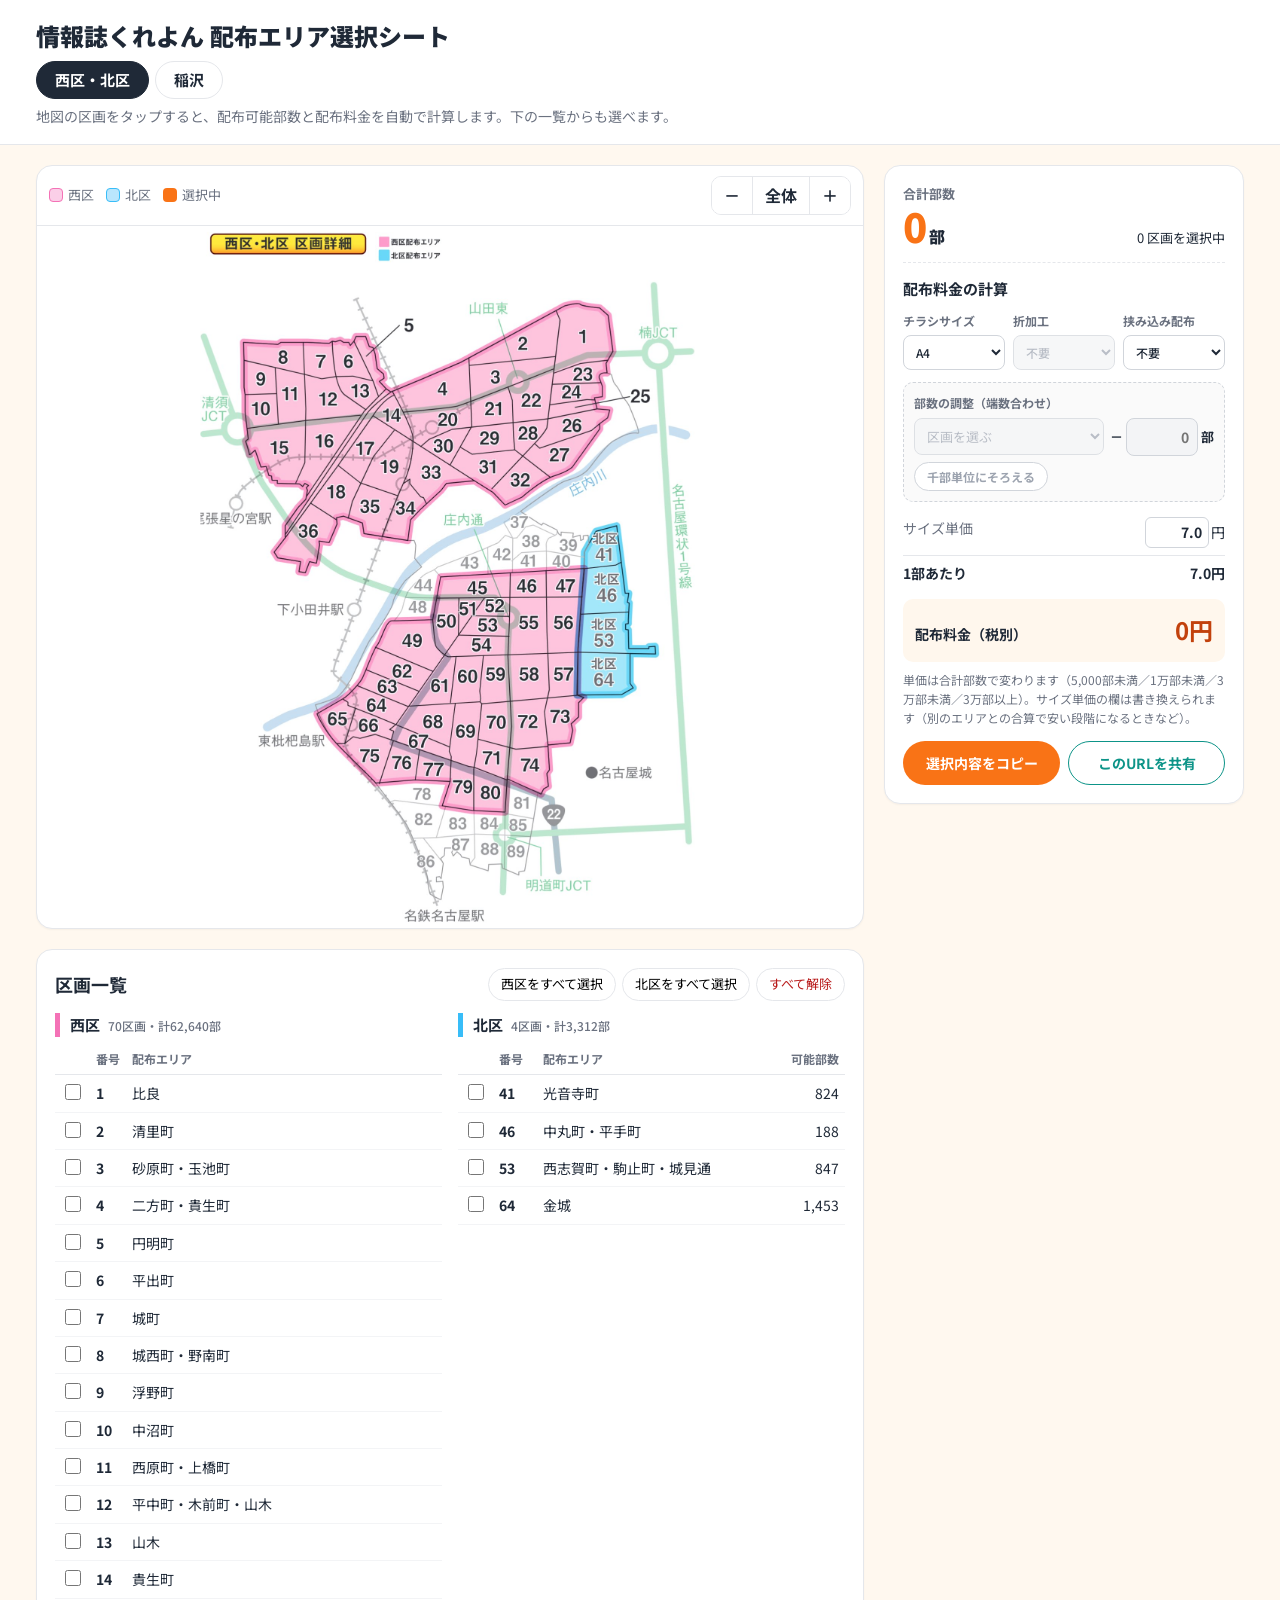
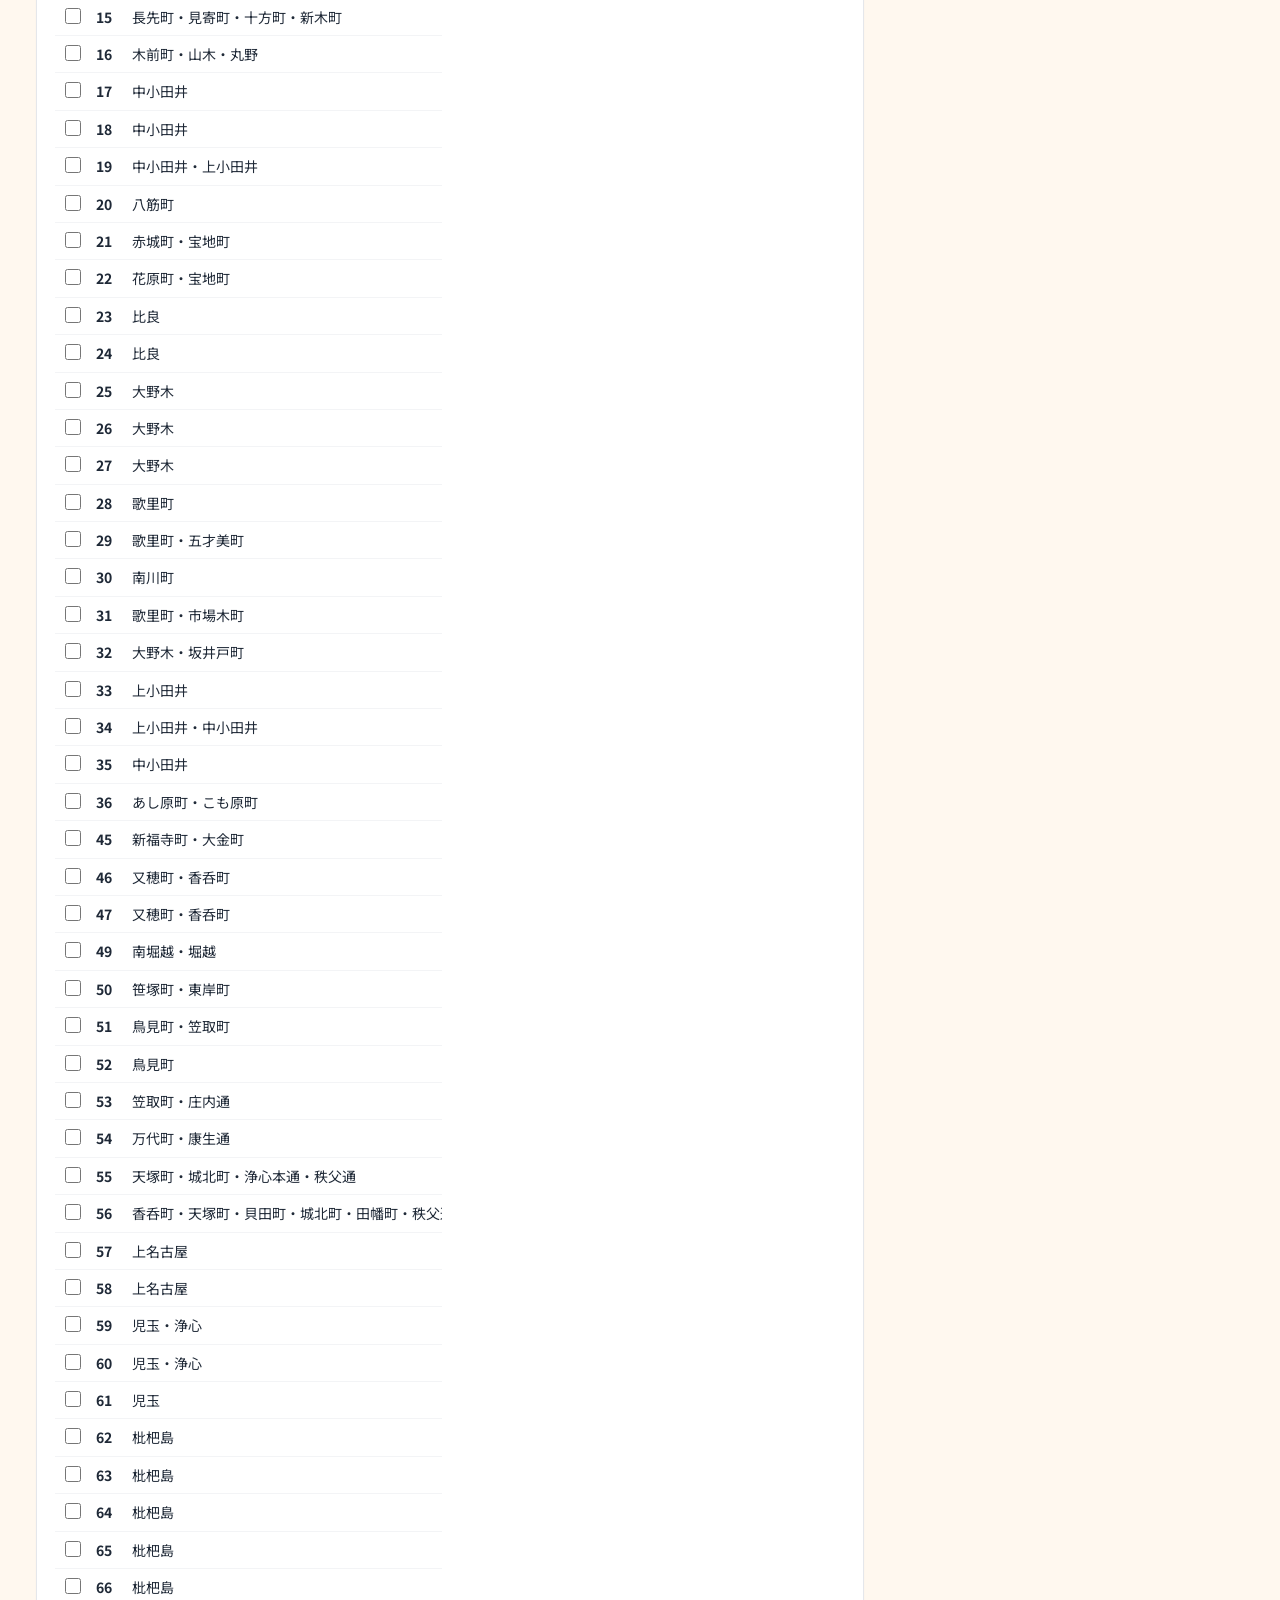
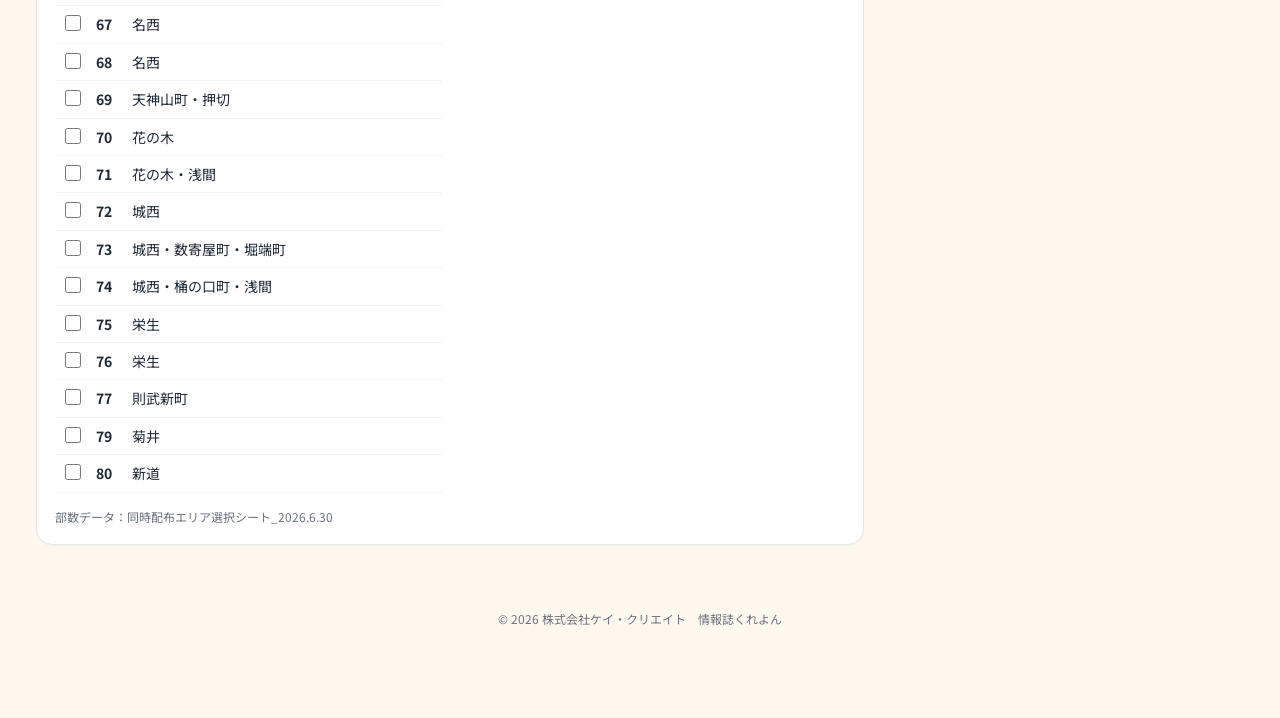
<file: haifu-map.html>
<!DOCTYPE html>
<html lang="ja">
<head>
<meta charset="UTF-8">
<meta name="viewport" content="width=device-width, initial-scale=1.0">
<meta name="robots" content="noindex, nofollow">
<title>情報誌くれよん 配布エリア選択シート</title>
<link rel="icon" href="data:image/svg+xml,%3Csvg xmlns='http://www.w3.org/2000/svg' viewBox='0 0 32 32'%3E%3Crect width='32' height='32' rx='7' fill='%23F97316'/%3E%3Cpath d='M9 22V10l7 5 7-5v12' fill='none' stroke='white' stroke-width='3' stroke-linejoin='round'/%3E%3C/svg%3E">
<link rel="preconnect" href="https://fonts.googleapis.com">
<link rel="preconnect" href="https://fonts.gstatic.com" crossorigin>
<link href="https://fonts.googleapis.com/css2?family=Noto+Sans+JP:wght@400;500;700;900&display=swap" rel="stylesheet">
<link rel="stylesheet" href="style.css?v=20261103">
</head>
<body>

<header class="site-header">
  <div class="wrap">
    <h1>情報誌くれよん 配布エリア選択シート</h1>
    <nav class="area-tabs" id="areaTabs" aria-label="エリアの切り替え"></nav>
    <p class="lead">地図の区画をタップすると、配布可能部数と配布料金を自動で計算します。下の一覧からも選べます。</p>
  </div>
</header>

<main class="wrap layout">

  <!-- 地図 -->
  <section class="map-card" aria-label="配布エリアの地図">
    <div class="map-toolbar">
      <div class="map-tabs" id="mapTabs" aria-label="地図の切り替え"></div>
      <div class="legend" id="legend"></div>
      <div class="zoom">
        <button type="button" id="zoomOut" aria-label="地図を縮小">－</button>
        <button type="button" id="zoomReset">全体</button>
        <button type="button" id="zoomIn" aria-label="地図を拡大">＋</button>
      </div>
    </div>
    <div class="map-scroll" id="mapScroll">
      <svg id="map" role="group" aria-label="区画（クリックで選択）"></svg>
    </div>
    <div class="map-tip" id="mapTip" hidden></div>
  </section>

  <!-- 集計・料金 -->
  <aside class="side">
    <section class="card summary" aria-live="polite">
      <div class="sum-row">
        <div>
          <p class="sum-label">合計部数</p>
          <p class="sum-big"><span id="totalCopies">0</span><small>部</small></p>
          <p class="adj-note" id="adjNote" hidden></p>
        </div>
        <div class="sum-sub">
          <p><span id="selCount">0</span> 区画を選択中</p>
          <p class="ward-sub" id="wardSub"></p>
        </div>
      </div>

      <div class="price">
        <h2>配布料金の計算</h2>
        <div class="price-grid">
          <label>チラシサイズ
            <select id="size">
              <option>A4</option><option>B4</option><option>A3</option><option>B3</option><option>A2</option>
            </select>
          </label>
          <label>折加工
            <select id="fold"><option value="0">不要</option><option value="1">必要</option></select>
          </label>
          <label>挟み込み配布
            <select id="insert"><option value="0">不要</option><option value="1">必要</option></select>
          </label>
        </div>
        <div class="adjust">
          <p class="adjust-title">部数の調整（端数合わせ）</p>
          <div class="adjust-row">
            <select id="adjArea" aria-label="部数を減らす区画"><option value="">区画を選ぶ</option></select>
            <span class="adjust-qty">－<input type="text" id="adjQty" inputmode="numeric" pattern="[0-9]*" placeholder="0" aria-label="減らす部数">部</span>
          </div>
          <button type="button" class="adjust-round" id="adjRound">千部単位にそろえる</button>
          <p class="adjust-msg" id="adjMsg" hidden></p>
        </div>
        <dl class="price-lines">
          <div class="unit-size-line"><dt>サイズ単価 <span class="unit-badge" id="unitBadge" hidden>手動</span></dt><dd><input type="text" inputmode="decimal" id="unitSize" class="unit-in" value="7.0" aria-label="サイズ単価（円）。自動で入ります。書き換えると手動の単価になります" title="自動で入ります。別のエリアとの合算で安い段階になるときなどは、ここを書き換えられます">円<button type="button" id="unitAuto" class="unit-auto" hidden title="合計部数から決まる自動の単価に戻す">自動に戻す</button></dd></div>
          <div id="foldLine" hidden><dt>折加工</dt><dd>＋<span id="unitFold">0</span>円</dd></div>
          <div id="insertLine" hidden><dt>挟み込み</dt><dd>＋<span id="unitInsert">0</span>円</dd></div>
          <div class="unit-total"><dt>1部あたり</dt><dd><span id="unitTotal">7.0</span>円</dd></div>
        </dl>
        <p class="fee">配布料金（税別）<strong><span id="fee">0</span>円</strong></p>
        <p class="note">単価は合計部数で変わります（5,000部未満／1万部未満／3万部未満／3万部以上）。サイズ単価の欄は書き換えられます（別のエリアとの合算で安い段階になるときなど）。</p>
        <p class="note unit-note" id="unitNote" hidden></p>
      </div>

      <div class="actions">
        <button type="button" class="btn-primary" id="copyBtn">選択内容をコピー</button>
        <button type="button" class="btn-ghost" id="shareBtn">このURLを共有</button>
      </div>
      <p class="copied" id="copied" hidden></p>
    </section>
  </aside>

  <!-- 一覧 -->
  <section class="card list-card" aria-label="区画の一覧">
    <div class="list-head">
      <h2>区画一覧</h2>
      <div class="bulk" id="bulk"></div>
    </div>
    <div class="tables" id="tables"></div>
    <p class="source">部数データ：<span id="source"></span></p>
  </section>

</main>

<!-- スマホ用：画面下に合計を固定表示 -->
<div class="sticky-total" id="stickyTotal">
  <span><b id="stickyCopies">0</b>部</span>
  <span class="sep">／</span>
  <span>料金 <b id="stickyFee">0</b>円（税別）</span>
</div>

<footer class="site-footer">© 2026 株式会社ケイ・クリエイト　情報誌くれよん</footer>

<script src="data/seihoku.js?v=20261103"></script>
<script src="data/inazawa.js?v=20261106"></script>
<script src="price.js?v=20261103"></script>
<script src="extras.js?v=20261103"></script>
<script src="app.js?v=20261103"></script>
</body>
</html>
</file>
<file: style.css>
/* 同時配布エリア選択 */
:root {
  --orange: #F97316;
  --orange-dark: #C2410C;
  --teal: #0D9488;
  --ink: #1F2937;
  --muted: #6B7280;
  --line: #E5E7EB;
  --bg: #FFF8EF;
  --card: #FFFFFF;
  --nishi: #F472B6;
  --kita: #38BDF8;
}
* { box-sizing: border-box; }
[hidden] { display: none !important; }
html { -webkit-text-size-adjust: 100%; }
body {
  margin: 0;
  font-family: "Noto Sans JP", system-ui, sans-serif;
  color: var(--ink);
  background: var(--bg);
  line-height: 1.6;
}
button, select, input { font: inherit; }
.wrap { max-width: 1240px; margin: 0 auto; padding: 0 16px; }

/* ヘッダー */
.site-header { background: #fff; border-bottom: 1px solid var(--line); padding: 20px 0 16px; }
.eyebrow { margin: 0 0 4px; color: var(--orange); font-weight: 700; font-size: 13px; letter-spacing: .08em; }
.site-header h1 { margin: 0; font-size: 24px; font-weight: 900; line-height: 1.3; }
/* エリアの切り替え */
.area-tabs { display: flex; gap: 6px; flex-wrap: wrap; margin-top: 10px; }
.area-tabs button { border: 1px solid var(--line); background: #fff; color: var(--ink); border-radius: 999px; padding: 6px 18px; font-weight: 700; font-size: 15px; cursor: pointer; }
.area-tabs button:hover { background: #F9FAFB; }
.area-tabs button[aria-pressed="true"] { background: var(--ink); border-color: var(--ink); color: #fff; }
.lead { margin: 6px 0 0; color: var(--muted); font-size: 14px; }

/* レイアウト */
.layout {
  display: grid;
  grid-template-columns: minmax(0, 1fr) 360px;
  grid-template-areas: "map side" "list side";
  gap: 20px;
  padding-top: 20px;
  padding-bottom: 40px;
  align-items: start;
}
.map-card { grid-area: map; }
.side { grid-area: side; position: sticky; top: 16px; }
.list-card { grid-area: list; }
.card, .map-card { background: var(--card); border: 1px solid var(--line); border-radius: 16px; box-shadow: 0 1px 2px rgba(0,0,0,.04); }
.card { padding: 18px; }

/* 地図 */
.map-card { position: relative; overflow: hidden; }
.map-toolbar { display: flex; justify-content: space-between; align-items: center; gap: 8px; padding: 10px 12px; border-bottom: 1px solid var(--line); flex-wrap: wrap; }
.map-tabs[hidden] + .legend { margin-right: auto; }
.legend { display: flex; gap: 12px; font-size: 13px; color: var(--muted); }
.legend span { display: inline-flex; align-items: center; gap: 5px; }
.sw { display: inline-block; width: 14px; height: 14px; border-radius: 4px; }
.sw-nishi { background: #FBCFE8; border: 1px solid var(--nishi); }
.sw-kita { background: #BAE6FD; border: 1px solid var(--kita); }
.sw-sel { background: var(--orange); }
.sw-heiwa { background: #DCFCE7; border: 1px solid #22C55E; }
/* 地図の切り替え（稲沢など地図が複数あるエリア） */
.map-tabs { display: flex; gap: 4px; flex-wrap: wrap; width: 100%; }
.map-tabs button { border: 1px solid var(--line); background: #fff; border-radius: 8px; padding: 5px 12px; font-size: 14px; font-weight: 700; cursor: pointer; color: var(--muted); }
.map-tabs button[aria-pressed="true"] { border-color: var(--orange); color: var(--orange-dark); background: #FFF7ED; }
.map-tab-count:not(:empty) { display: inline-block; margin-left: 6px; min-width: 20px; padding: 0 6px; border-radius: 999px; background: var(--orange); color: #fff; font-size: 12px; line-height: 20px; text-align: center; }
.zoom { display: inline-flex; border: 1px solid var(--line); border-radius: 10px; overflow: hidden; }
.zoom button { border: 0; background: #fff; padding: 6px 12px; cursor: pointer; font-weight: 700; color: var(--ink); }
.zoom button + button { border-left: 1px solid var(--line); }
.zoom button:hover { background: #F9FAFB; }
.map-scroll { overflow: hidden; max-height: 78vh; }
.map-scroll.zoomed { overflow: auto; -webkit-overflow-scrolling: touch; }
#map { display: block; width: 100%; height: auto; margin: 0 auto; }
.map-scroll:not(.zoomed) #map { max-height: 78vh; }

.zone { cursor: pointer; outline: none; }
.zone polygon { fill: transparent; stroke: transparent; stroke-width: 2; vector-effect: non-scaling-stroke; transition: fill .12s; }
.zone:hover polygon, .zone:focus-visible polygon { fill: rgba(13,148,136,.22); stroke: var(--teal); }
.zone.selected polygon { fill: rgba(249,115,22,.55); stroke: var(--orange-dark); stroke-width: 2.5; }
.zone.selected:hover polygon { fill: rgba(249,115,22,.7); }
.zone .mark { fill: #fff; stroke: var(--orange-dark); stroke-width: 1.5; vector-effect: non-scaling-stroke; opacity: 0; pointer-events: none; }
.zone.selected .mark { opacity: 1; fill: var(--orange-dark); stroke: #fff; }

.map-tip {
  position: absolute; left: 12px; bottom: 12px;
  background: rgba(31,41,55,.92); color: #fff; font-size: 13px; line-height: 1.5;
  padding: 8px 12px; border-radius: 10px; max-width: calc(100% - 24px); pointer-events: none;
}
.tip-state { display: inline-block; margin-left: 8px; padding: 0 8px; border-radius: 999px; font-size: 12px; font-weight: 700; }
.tip-state.on { background: var(--orange); }
.tip-state.off { background: #4B5563; }

/* 集計 */
.sum-row { display: flex; flex-wrap: wrap; justify-content: space-between; align-items: flex-end; gap: 4px 12px; padding-bottom: 14px; border-bottom: 1px dashed var(--line); }
.sum-label { margin: 0; font-size: 13px; color: var(--muted); font-weight: 700; }
.sum-big { white-space: nowrap; margin: 0; font-size: 40px; font-weight: 900; color: var(--orange); line-height: 1.1; font-variant-numeric: tabular-nums; }
.sum-big small { font-size: 16px; margin-left: 2px; color: var(--ink); }
.sum-sub { text-align: right; font-size: 13px; flex: 1 1 160px; }
.sum-sub p { margin: 0; }
.ward-sub { color: var(--muted); }

.price h2 { font-size: 15px; margin: 14px 0 10px; }
.price-grid { display: grid; grid-template-columns: repeat(3, 1fr); gap: 8px; }
.price-grid label { display: flex; flex-direction: column; gap: 4px; font-size: 12px; color: var(--muted); font-weight: 700; }
.price-grid select { padding: 7px 8px; border: 1px solid #D1D5DB; border-radius: 8px; background: #fff; color: var(--ink); font-weight: 500; }
.price-lines { margin: 12px 0 0; font-size: 14px; }
.price-lines div { display: flex; justify-content: space-between; padding: 3px 0; }
.price-lines dt { color: var(--muted); }
.price-lines dd { margin: 0; font-variant-numeric: tabular-nums; }
.unit-total { border-top: 1px solid var(--line); margin-top: 4px; padding-top: 6px !important; font-weight: 700; }
.unit-total dt { color: var(--ink) !important; }
.fee { display: flex; justify-content: space-between; align-items: baseline; margin: 12px 0 0; padding: 12px; background: #FFF7ED; border-radius: 10px; font-weight: 700; font-size: 14px; }
.fee strong { font-size: 24px; color: var(--orange-dark); font-variant-numeric: tabular-nums; }
.note { margin: 8px 0 0; font-size: 12px; color: var(--muted); }

.actions { display: grid; grid-template-columns: 1fr 1fr; gap: 8px; margin-top: 14px; }
.btn-primary, .btn-ghost { padding: 10px 8px; border-radius: 999px; font-weight: 700; font-size: 14px; cursor: pointer; }
.btn-primary { background: var(--orange); color: #fff; border: 0; }
.btn-primary:hover { background: #EA580C; }
.btn-ghost { background: #fff; color: var(--teal); border: 1px solid var(--teal); }
.btn-ghost:hover { background: #F0FDFA; }
.copied { margin: 10px 0 0; font-size: 13px; color: var(--teal); font-weight: 700; }

/* 一覧 */
.list-head { display: flex; justify-content: space-between; align-items: center; gap: 10px; flex-wrap: wrap; margin-bottom: 12px; }
.list-head h2 { margin: 0; font-size: 18px; }
.bulk { display: flex; gap: 6px; flex-wrap: wrap; }
.bulk button { border: 1px solid var(--line); background: #fff; border-radius: 999px; padding: 5px 12px; font-size: 13px; cursor: pointer; }
.bulk button:hover { background: #F9FAFB; }
.bulk .danger { color: #B91C1C; }
.tables { display: grid; grid-template-columns: 1fr 1fr; gap: 16px; align-items: start; }
.ward h3 { display: flex; flex-wrap: wrap; align-items: baseline; gap: 8px; margin: 0 0 6px; font-size: 15px; padding-left: 10px; border-left: 5px solid var(--nishi); }
.ward-kita h3 { border-left-color: var(--kita); }
.ward-heiwa h3 { border-left-color: #22C55E; }
.tables.three { grid-template-columns: 1fr 1fr 1fr; }
.ward h3 span { font-size: 12px; color: var(--muted); font-weight: 500; }
.ward h3 em { font-style: normal; font-size: 12px; color: var(--orange-dark); font-weight: 700; }
table { width: 100%; border-collapse: collapse; font-size: 14px; }
th { text-align: left; font-size: 12px; color: var(--muted); font-weight: 700; padding: 6px 6px; border-bottom: 1px solid var(--line); }
td { padding: 6px 6px; border-bottom: 1px solid #F3F4F6; }
tbody tr { cursor: pointer; }
tbody tr:hover { background: #F9FAFB; }
tbody tr.selected { background: #FFEDD5; }
.c-chk { width: 28px; }
.c-chk input { width: 16px; height: 16px; accent-color: var(--orange); cursor: pointer; }
.c-no { width: 44px; font-weight: 700; font-variant-numeric: tabular-nums; }
/* 地名は途中で改行しない（列の幅は map-app.js の colMin で地名に合わせる）。狭い画面では表を横にスクロール */
.ward td, .ward th { white-space: nowrap; }
.ward { overflow-x: auto; }
.c-num { text-align: right; width: 76px; font-variant-numeric: tabular-nums; }
.source { margin: 14px 0 0; font-size: 12px; color: var(--muted); }

/* 画面下の合計（スマホ） */
.sticky-total { display: none; }

.site-footer { text-align: center; font-size: 12px; color: var(--muted); padding: 24px 16px 90px; }

@media (max-width: 1100px) {
  .tables.three { grid-template-columns: 1fr 1fr; }
}
@media (max-width: 960px) {
  .layout { grid-template-columns: minmax(0, 1fr); grid-template-areas: "map" "side" "list"; }
  .side { position: static; }
  .map-scroll, .map-scroll:not(.zoomed) #map { max-height: none; }
  .map-scroll.zoomed { max-height: 70vh; }
}
@media (max-width: 640px) {
  .site-header h1 { font-size: 20px; }
  .tables, .tables.three { grid-template-columns: 1fr; }
  .price-grid { grid-template-columns: 1fr 1fr 1fr; }
  .sum-big { font-size: 34px; }
  .sticky-total {
    display: flex; justify-content: center; align-items: baseline; gap: 6px;
    position: fixed; left: 0; right: 0; bottom: 0; z-index: 20;
    background: var(--ink); color: #fff; font-size: 14px; padding: 10px 16px calc(10px + env(safe-area-inset-bottom));
  }
  .sticky-total b { font-size: 18px; color: #FDBA74; font-variant-numeric: tabular-nums; }
  .sticky-total .sep { color: #9CA3AF; }
}

/* ---- 地図版（map.html） ---- */
.beta { display: inline-block; margin-left: 6px; padding: 0 8px; border-radius: 999px; background: #0D9488; color: #fff; font-size: 11px; letter-spacing: 0; vertical-align: 1px; }
.lead a { color: var(--teal); font-weight: 700; margin-left: 4px; white-space: nowrap; }
.geo-map { height: 72vh; min-height: 420px; background: #EEF2F0; }
.addr-search { display: flex; flex: 1 1 260px; max-width: 420px; }
.addr-search input { flex: 1; min-width: 0; padding: 7px 10px; border: 1px solid #D1D5DB; border-right: 0; border-radius: 8px 0 0 8px; font-size: 14px; }
.addr-search button { border: 1px solid var(--teal); background: var(--teal); color: #fff; padding: 0 14px; border-radius: 0 8px 8px 0; font-weight: 700; cursor: pointer; }
.addr-msg { margin: 0; padding: 6px 12px; font-size: 13px; color: var(--teal); background: #F0FDFA; border-bottom: 1px solid var(--line); }
.label-toggle { display: inline-flex; align-items: center; gap: 4px; font-size: 13px; color: var(--muted); cursor: pointer; }
.label-toggle input { accent-color: var(--orange); }
.zone-label { background: rgba(255,255,255,.92); border: 1px solid #BE185D; color: #831843; border-radius: 4px; padding: 0 4px; font: 700 13px/19px "Noto Sans JP", sans-serif; white-space: nowrap; transform: translate(-50%, -50%); pointer-events: none; }
.zone-label-kita { border-color: #0369A1; color: #0C4A6E; }
.zone-label-heiwa { border-color: #15803D; color: #14532D; }
.zone-label.on { background: #C2410C; border-color: #C2410C; color: #fff; }
.map-card .leaflet-container { font-family: "Noto Sans JP", sans-serif; }
.map-card .map-tip { z-index: 500; }
@media (max-width: 960px) {
  .geo-map { height: 62vh; }
}

/* ---- 部数の調整 ---- */
.adjust { margin-top: 12px; padding: 10px; border: 1px dashed #D1D5DB; border-radius: 10px; background: #FAFAFA; }
.adjust-title { margin: 0 0 6px; font-size: 12px; font-weight: 700; color: var(--muted); }
.adjust-row { display: flex; gap: 6px; align-items: center; }
.adjust-row select { flex: 1; min-width: 0; padding: 7px 8px; border: 1px solid #D1D5DB; border-radius: 8px; background: #fff; font-size: 13px; color: var(--ink); }
.adjust-qty { display: inline-flex; align-items: center; gap: 3px; font-size: 13px; font-weight: 700; white-space: nowrap; }
.adjust-qty input { width: 72px; padding: 7px 8px; border: 1px solid #D1D5DB; border-radius: 8px; text-align: right; font-size: 14px; font-variant-numeric: tabular-nums; }
.adjust-row select:disabled, .adjust-qty input:disabled { background: #F3F4F6; color: #9CA3AF; }
.adjust-round { margin-top: 6px; border: 1px solid var(--teal); background: #fff; color: var(--teal); border-radius: 999px; padding: 4px 12px; font-size: 12px; font-weight: 700; cursor: pointer; }
.adjust-round:hover { background: #F0FDFA; }
.adjust-round:disabled { border-color: #D1D5DB; color: #9CA3AF; cursor: default; background: #fff; }
.adjust-msg { margin: 6px 0 0; font-size: 12px; color: #B45309; }
.adj-note { margin: 4px 0 0; font-size: 12px; color: #B45309; line-height: 1.5; }

/* ---- 円で選ぶ（地図版） ---- */
.circle-bar { display: flex; flex-wrap: wrap; align-items: center; gap: 6px 8px; padding: 8px 12px; border-bottom: 1px solid var(--line); background: #F0FDFA; font-size: 13px; }
.circle-title { font-weight: 700; color: #0F766E; }
.circle-radius { display: inline-flex; align-items: center; gap: 4px; }
.circle-radius select { padding: 5px 6px; border: 1px solid #99F6E4; border-radius: 8px; background: #fff; font-size: 13px; }
.circle-bar button { border: 1px solid #0F766E; background: #fff; color: #0F766E; border-radius: 999px; padding: 4px 12px; font-size: 13px; font-weight: 700; cursor: pointer; }
.circle-bar button:hover { background: #CCFBF1; }
.circle-bar .circle-add { background: #0F766E; color: #fff; }
.circle-bar .circle-add:hover { background: #115E59; }
.circle-bar .circle-add:disabled { background: #fff; color: #9CA3AF; border-color: #D1D5DB; cursor: default; }
.circle-bar .circle-clear { border-color: #D1D5DB; color: var(--muted); }
.circle-info { flex-basis: 100%; color: #134E4A; font-weight: 700; }
.circle-pin span { position: absolute; left: 4px; top: 0; width: 20px; height: 20px; border-radius: 50% 50% 50% 0; background: #0F766E; border: 3px solid #fff; transform: rotate(-45deg); box-shadow: 0 2px 6px rgba(0,0,0,.35); }
.circle-pin span::after { content: ''; position: absolute; left: 4px; top: 4px; width: 6px; height: 6px; border-radius: 50%; background: #fff; }
.circle-pin { cursor: grab; }

/* ---- 地図版：パソコンでは地図の枠を画面いっぱいに広げる（右の合計枠はそのまま、下の一覧も元の幅のまま） ---- */
@media (min-width: 961px) {
  .layout-wide { max-width: none; width: 100%; margin-left: 0; margin-right: 0; } /* .wrap の margin:auto が残ると flex の中で中身の幅に縮む（一宮以外が狭くなった原因） */
  .layout-wide .geo-map { height: calc(100vh - 150px); min-height: 520px; }
  /* 右の欄（合計・料金・保存した選択）は、左の地図・一覧とは別に上下に動かせる */
  .layout-wide .side { max-height: calc(100vh - 32px); overflow-y: auto; overscroll-behavior: contain; padding-right: 4px; }
  .layout-wide .side .saved-list { max-height: none; overflow-y: visible; }
}

/* ---- 保存した選択 ---- */
.saved { margin-top: 14px; padding: 14px; }
.saved-head { display: flex; justify-content: space-between; align-items: baseline; }
.saved-head h2 { margin: 0; font-size: 15px; }
.saved-count { font-size: 12px; color: var(--muted); font-weight: 700; }
.saved-help { margin: 4px 0 8px; font-size: 11px; color: var(--muted); line-height: 1.5; }
.saved-list { list-style: none; margin: 0; padding: 0; display: grid; grid-template-columns: minmax(0, 1fr); gap: 6px; max-height: 60vh; overflow-y: auto; overflow-x: hidden; }
.saved-list li { display: flex; gap: 6px; align-items: center; padding: 6px; border: 1px solid var(--line); border-radius: 10px; background: #fff; }
.saved-list li.saved-empty { display: block; border-style: dashed; color: var(--muted); font-size: 12px; text-align: center; }
.saved-main { flex: 1; min-width: 0; }
.saved-memo { width: 100%; border: 0; border-bottom: 1px dashed #D1D5DB; padding: 2px 2px; font-size: 13px; font-weight: 700; background: transparent; }
.saved-memo:focus { outline: none; border-bottom-color: var(--orange); }
.saved-sum { margin: 2px 0 0; font-size: 11px; color: var(--muted); white-space: nowrap; overflow: hidden; text-overflow: ellipsis; }
.saved-sum b { color: var(--ink); }
.saved-sum span { margin-left: 4px; }
.saved-btns { display: flex; gap: 3px; flex-shrink: 0; }
.saved-btns button { border: 1px solid var(--line); background: #fff; border-radius: 6px; padding: 4px 6px; font-size: 11px; font-weight: 700; cursor: pointer; }
.saved-btns .saved-pdf { border-color: var(--orange); color: var(--orange-dark); }
.saved-btns .saved-pdf:hover { background: #FFF7ED; }
.saved-btns .saved-del { color: #9CA3AF; }
.saved-check { width: 16px; height: 16px; flex-shrink: 0; accent-color: var(--orange); cursor: pointer; }
.saved-bulk { display: flex; justify-content: space-between; align-items: center; margin: 0 0 6px; font-size: 12px; font-weight: 700; }
.saved-bulk[hidden] { display: none; }
.saved-bulk label { display: flex; align-items: center; gap: 6px; padding-left: 7px; cursor: pointer; }
.saved-bulk input { width: 16px; height: 16px; accent-color: var(--orange); }
.saved-bulk button { border: 1px solid #FCA5A5; background: #fff; color: #B91C1C; border-radius: 6px; padding: 4px 8px; font-size: 11px; font-weight: 700; cursor: pointer; }
.saved-bulk button:disabled { border-color: var(--line); color: #9CA3AF; cursor: default; }

/* ---- 申込書ダイアログ ---- */
.order-dlg { border: 0; border-radius: 16px; padding: 20px; width: min(560px, calc(100vw - 32px)); box-shadow: 0 20px 50px rgba(0,0,0,.3); }
.order-dlg::backdrop { background: rgba(17,24,39,.45); }
.order-dlg h2 { margin: 0 0 12px; font-size: 17px; }
.order-pass { display: flex; gap: 6px; }
.order-pass input { flex: 1; padding: 8px 10px; border: 1px solid #D1D5DB; border-radius: 8px; font-size: 16px; letter-spacing: .2em; }
.order-pass button { border: 0; background: var(--ink); color: #fff; border-radius: 8px; padding: 0 16px; font-weight: 700; cursor: pointer; }
.order-grid { display: grid; grid-template-columns: 1fr 1fr; gap: 8px 10px; }
.order-grid label { display: flex; flex-direction: column; gap: 3px; font-size: 12px; font-weight: 700; color: var(--muted); }
.order-grid label.wide { grid-column: 1 / -1; }
.order-grid label[hidden] { display: none; }
.order-grid input, .order-grid select { padding: 7px 8px; border: 1px solid #D1D5DB; border-radius: 8px; font-size: 14px; color: var(--ink); background: #fff; }
.order-note { margin: 10px 0 0; font-size: 12px; color: var(--muted); }
.order-err { margin: 10px 0 0; font-size: 13px; color: #B91C1C; font-weight: 700; }
.order-actions { display: flex; justify-content: flex-end; gap: 8px; margin-top: 16px; }
.order-actions button { padding: 9px 16px; }
@media (max-width: 640px) { .order-grid { grid-template-columns: 1fr; } }

/* 地図版の区画一覧: 列の数は map-app.js が横幅から決める */
.layout-wide .tables { align-items: start; gap: 12px 16px; }
.layout-wide .ward table { font-size: 13px; }
.layout-wide .ward td, .layout-wide .ward th { padding: 4px 5px; }

.sw-iwakura { background: #EDE9FE; border: 1px solid #7C3AED; }
.ward-iwakura h3 { border-left-color: #7C3AED; }
.zone-label-iwakura { border-color: #7C3AED; color: #4C1D95; }
.no-map { margin-left: 4px; padding: 0 4px; border-radius: 4px; background: #F3F4F6; color: #6B7280; font-size: 10px; font-weight: 700; }

/* 地域ごとの「すべて選択」が解除ボタンになっているとき */
#bulk button.bulk-on { background: #FFF7ED; border-color: var(--orange); color: var(--orange-dark); }

/* おまかせ選択 */
.om-bar { display: flex; flex-wrap: wrap; align-items: center; gap: 6px 8px; padding: 8px 12px; border-bottom: 1px solid var(--line); background: #FFF7ED; font-size: 13px; margin: 0; }
.om-title { font-weight: 700; color: var(--orange-dark); }
.om-bar input { padding: 5px 8px; border: 1px solid #FED7AA; border-radius: 8px; background: #fff; font-size: 13px; }
#omAddr { flex: 1 1 260px; min-width: 0; }
#omCopies { width: 120px; text-align: right; }
.om-bar button { border: 1px solid var(--orange); background: var(--orange); color: #fff; border-radius: 999px; padding: 4px 16px; font-size: 13px; font-weight: 700; cursor: pointer; }
.om-bar button:hover { background: var(--orange-dark); }
.om-help { flex-basis: 100%; color: var(--muted); font-size: 11px; }
.om-msg { flex-basis: 100%; margin: 0; color: #7C2D12; font-weight: 700; }
.home-pin span { display: flex; align-items: center; justify-content: center; width: 30px; height: 30px; border-radius: 50%; background: #DC2626; color: #fff; font-size: 17px; border: 3px solid #fff; box-shadow: 0 2px 6px rgba(0,0,0,.4); box-sizing: border-box; }

/* 円で選ぶ: 部数でおまかせ */
#circleCopies { width: 120px; padding: 4px 8px; border: 1px solid #99F6E4; border-radius: 8px; background: #fff; font-size: 13px; text-align: right; }
.circle-bar .circle-omakase { background: var(--orange); border-color: var(--orange); color: #fff; }
.circle-bar .circle-omakase:hover { background: var(--orange-dark); }
.circle-msg { flex-basis: 100%; margin: 0; color: #7C2D12; font-weight: 700; }

/* 合計部数の右のリセット */
.sum-sub .reset-btn { display: block; margin: 0 0 6px auto; border: 1px solid #FCA5A5; background: #fff; color: #B91C1C; border-radius: 999px; padding: 3px 14px; font-size: 12px; font-weight: 700; cursor: pointer; }
.sum-sub .reset-btn:hover { background: #FEF2F2; }

/* ---- 地図版（パソコン）: 見出しを1行に・左右の列を別々にスクロール ---- */
.head-row { display: flex; flex-wrap: wrap; align-items: center; gap: 6px 16px; }
.head-row .area-tabs { margin-top: 0; }
.main-col { display: contents; } /* スマホ: 地図→合計→一覧 の並びはそのまま */
@media (min-width: 961px) {
  html:has(.layout-wide), html:has(.layout-wide) body { height: 100%; overflow: hidden; }
  body:has(.layout-wide) { display: flex; flex-direction: column; }
  body:has(.layout-wide) .site-header { flex: none; padding: 8px 0; }
  body:has(.layout-wide) .site-header .wrap { max-width: none; }
  body:has(.layout-wide) .site-header h1 { font-size: 19px; white-space: nowrap; }
  body:has(.layout-wide) .area-tabs button { padding: 3px 14px; font-size: 14px; }
  body:has(.layout-wide) .lead { display: none; }
  .layout-wide { flex: 1; min-height: 0; grid-template-areas: "main side"; grid-template-rows: minmax(0, 1fr); padding-top: 12px; padding-bottom: 12px; }
  /* 左の列: スクロールバーを画面の左はしに出す（direction で左右を入れかえ、中身は元にもどす） */
  .layout-wide .main-col { grid-area: main; display: flex; flex-direction: column; gap: 20px; min-height: 0; height: 100%; overflow-y: auto; overscroll-behavior: contain; direction: rtl; padding-left: 6px; }
  .layout-wide .main-col > * { direction: ltr; flex: none; }
  .layout-wide .main-col .site-footer { padding: 4px 16px 8px; }
  .layout-wide .side { height: 100%; max-height: none; }
  .layout-wide .geo-map { height: calc(100vh - 210px); min-height: 460px; }
  /* スクロールバーをいつも見えるように */
  /* 注意: scrollbar-color / scrollbar-width を書くと Chrome では下の ::-webkit-scrollbar（太さ指定）が無効になるので書かない */
  .layout-wide .main-col, .layout-wide .side { overflow-y: scroll; }
  /* 左の列のスクロールバーは太く・つまみを濃く（細いと地図のドラッグと間違えやすい・2026-10-29） */
  .layout-wide .main-col::-webkit-scrollbar { width: 20px; }
  .layout-wide .side::-webkit-scrollbar { width: 14px; }
  .layout-wide .main-col::-webkit-scrollbar-thumb, .layout-wide .side::-webkit-scrollbar-thumb { background: #94A3B8; border-radius: 10px; border: 4px solid #E2E8F0; min-height: 60px; }
  .layout-wide .main-col::-webkit-scrollbar-thumb:hover, .layout-wide .side::-webkit-scrollbar-thumb:hover { background: #64748B; }
  .layout-wide .main-col::-webkit-scrollbar-track, .layout-wide .side::-webkit-scrollbar-track { background: #E2E8F0; border-radius: 10px; }
}

/* ---- 使い方ガイド ---- */
.guide-btn { border: 1px solid var(--teal); background: #F0FDFA; color: var(--teal); border-radius: 999px; padding: 4px 14px; font-size: 14px; font-weight: 700; cursor: pointer; white-space: nowrap; }
.guide-btn:hover { background: #CCFBF1; }
.guide-dlg { border: 0; border-radius: 16px; padding: 0; width: min(860px, calc(100vw - 24px)); max-height: min(640px, calc(100vh - 24px)); box-shadow: 0 20px 50px rgba(0,0,0,.3); color: var(--ink); }
.guide-dlg[open] { display: flex; flex-direction: column; }
.guide-dlg::backdrop { background: rgba(17,24,39,.45); }
.g-head { display: flex; align-items: center; justify-content: space-between; padding: 12px 18px; border-bottom: 1px solid var(--line); }
.g-head h2 { margin: 0; font-size: 17px; }
.g-close { border: 0; background: none; font-size: 24px; line-height: 1; color: var(--muted); cursor: pointer; padding: 0 4px; }
.g-body { display: flex; min-height: 0; flex: 1; }
.g-toc { flex: none; width: 220px; padding: 10px; border-right: 1px solid var(--line); overflow-y: auto; background: #FAFAF9; }
.g-toc button { display: block; width: 100%; text-align: left; border: 0; background: none; padding: 8px 10px; border-radius: 8px; font-size: 13px; font-weight: 700; color: var(--ink); cursor: pointer; }
.g-toc button:hover { background: #F3F4F6; }
.g-toc button[aria-current] { background: var(--teal); color: #fff; }
.g-main { flex: 1; overflow-y: auto; padding: 16px 22px 20px; font-size: 14px; line-height: 1.8; }
.g-main h3 { margin: 0 0 8px; font-size: 16px; }
.g-main ul, .g-main ol { padding-left: 1.3em; margin: 6px 0; }
.g-main li { margin: 4px 0; }
.g-steps li { margin-bottom: 8px; }
.g-tip { background: #FFF7ED; border-radius: 8px; padding: 8px 12px; font-size: 13px; }
.g-faq dt { font-weight: 700; margin-top: 10px; }
.g-faq dt::before { content: 'Q. '; color: var(--teal); }
.g-faq dd { margin: 2px 0 0 1.4em; color: #374151; }
.g-show { margin-top: 10px; border: 1px solid var(--orange); background: var(--orange); color: #fff; border-radius: 999px; padding: 6px 16px; font-size: 13px; font-weight: 700; cursor: pointer; }
.g-show:hover { background: var(--orange-dark); }
.g-nav { display: flex; justify-content: space-between; gap: 8px; margin-top: 18px; padding-top: 10px; border-top: 1px dashed var(--line); }
.g-nav button { border: 0; background: none; color: var(--teal); font-size: 12px; font-weight: 700; cursor: pointer; padding: 4px 0; }
/* 「この場所を見る」で光らせる */
.g-spot { outline: 4px solid var(--orange) !important; outline-offset: 3px; border-radius: 10px; animation: g-blink 1s ease-in-out 3; }
@keyframes g-blink { 0%, 100% { outline-color: var(--orange); } 50% { outline-color: rgba(234,88,12,.15); } }
@media (max-width: 640px) {
  .g-body { flex-direction: column; }
  .g-toc { width: auto; display: flex; gap: 4px; overflow-x: auto; border-right: 0; border-bottom: 1px solid var(--line); }
  .g-toc button { width: auto; white-space: nowrap; flex: none; }
  .g-main { padding: 12px 14px 16px; }
}
@media (max-width: 960px) { .guide-btn { font-size: 13px; padding: 3px 12px; } }
.legend { flex-wrap: wrap; row-gap: 2px; }
.legend span { white-space: nowrap; }
#fold:disabled { background: #F3F4F6; color: #9CA3AF; cursor: not-allowed; }

/* 更新日（使い方ガイドの左） */
.head-right { margin-left: auto; display: flex; align-items: center; gap: 10px; flex: none; }
.update-date { font-size: 12px; font-weight: 700; color: var(--muted); white-space: nowrap; }

/* サイズ単価の欄（自動で入る。書き換えると手動） */
.unit-in { width: 64px; padding: 3px 6px; border: 1px solid #D1D5DB; border-radius: 6px; background: #fff; color: var(--ink); font: inherit; font-weight: 700; text-align: right; font-variant-numeric: tabular-nums; }
.unit-in:focus { outline: 2px solid var(--orange); outline-offset: 1px; }
.unit-in.manual { border-color: var(--orange); background: #FFF7ED; color: var(--orange-dark); }
.unit-badge { display: inline-block; margin-left: 4px; padding: 0 6px; border-radius: 999px; background: var(--orange); color: #fff; font-size: 11px; font-weight: 700; line-height: 18px; vertical-align: middle; }
.unit-auto { margin-left: 6px; border: 1px solid var(--line); background: #fff; color: var(--muted); border-radius: 999px; padding: 1px 8px; font-size: 11px; cursor: pointer; }
.unit-auto:hover { border-color: var(--orange); color: var(--orange-dark); }
.unit-size-line dd { display: flex; align-items: center; gap: 2px; }
.unit-note { color: var(--orange-dark); }
</file>
